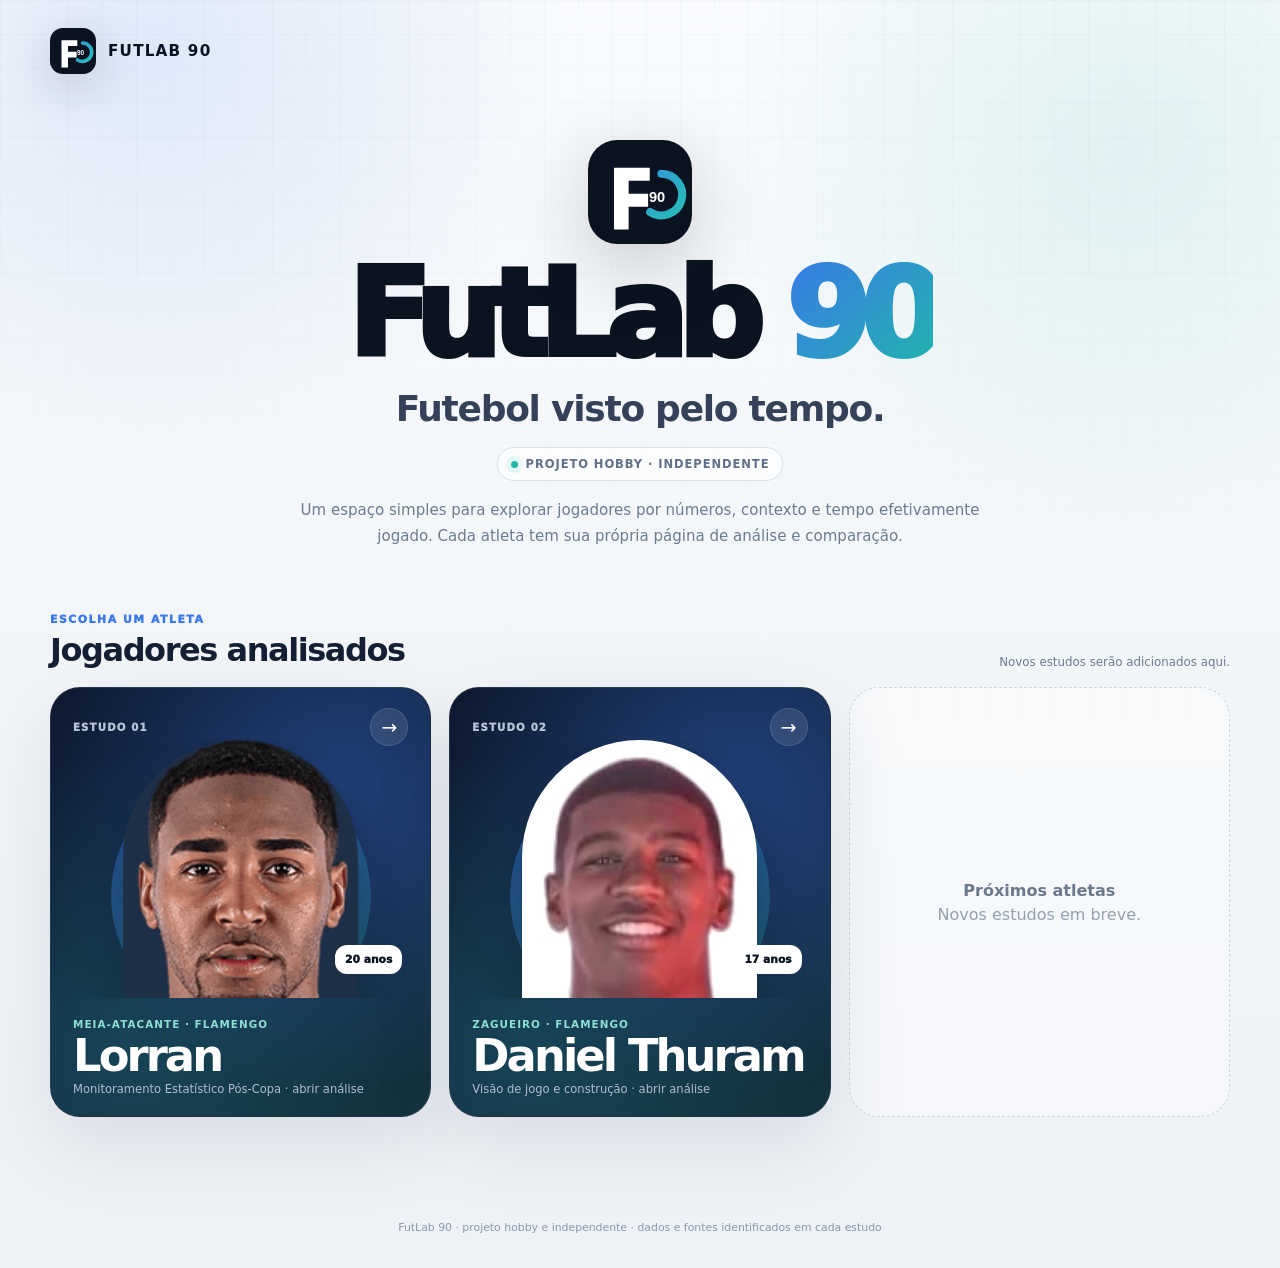
<file: index.html>
<!doctype html>
<html lang="pt-BR">
<head>
  <meta charset="utf-8">
  <meta name="viewport" content="width=device-width,initial-scale=1">
  <meta name="description" content="FutLab 90 — futebol visto pelo tempo. Projeto hobby independente de análise estatística de jogadores.">
  <meta name="theme-color" content="#0b1220">
  <title>FutLab 90 — Futebol visto pelo tempo</title>
  <meta property="og:title" content="FutLab 90 — Futebol visto pelo tempo">
  <meta property="og:description" content="Projeto hobby independente para explorar jogadores por dados, contexto e tempo de jogo.">
  <meta property="og:type" content="website">
  <link rel="icon" href="assets/futlab90-mark.svg" type="image/svg+xml">
  <style>
    :root{--bg:#eef2f6;--ink:#0b1220;--text:#152035;--muted:#6d7b90;--line:#d8e1ec;--blue:#3977ea;--teal:#22b7aa;--card:#fff;--shadow:0 26px 80px rgba(35,54,82,.12);--max:1180px}
    *{box-sizing:border-box}html,body{min-height:100%}body{margin:0;font-family:Inter,ui-sans-serif,system-ui,-apple-system,BlinkMacSystemFont,"Segoe UI",sans-serif;color:var(--text);background:radial-gradient(circle at 12% 4%,rgba(57,119,234,.13),transparent 26rem),radial-gradient(circle at 88% 12%,rgba(34,183,170,.11),transparent 25rem),linear-gradient(180deg,#f8fafc 0%,var(--bg) 100%);-webkit-font-smoothing:antialiased}body:before{content:"";position:fixed;inset:0;pointer-events:none;background-image:linear-gradient(rgba(45,69,104,.028) 1px,transparent 1px),linear-gradient(90deg,rgba(45,69,104,.028) 1px,transparent 1px);background-size:34px 34px;mask-image:linear-gradient(to bottom,#000,transparent 85%)}.shell{width:min(var(--max),calc(100% - 40px));margin:0 auto;position:relative;z-index:1}header{padding:28px 0}.mini-brand{display:flex;align-items:center;gap:12px;color:var(--ink);text-decoration:none;width:max-content}.mini-brand svg{width:46px;height:46px;filter:drop-shadow(0 12px 22px rgba(11,18,32,.18))}.mini-brand strong{font-size:.95rem;letter-spacing:.08em;text-transform:uppercase}main{padding:38px 0 80px}.hero{text-align:center;max-width:880px;margin:0 auto}.mark{width:104px;height:104px;margin:0 auto 20px;filter:drop-shadow(0 22px 38px rgba(11,18,32,.2))}.wordmark{font-size:clamp(4rem,10vw,7.6rem);line-height:.84;letter-spacing:-.085em;font-weight:950;color:var(--ink);margin:0}.wordmark span{background:linear-gradient(135deg,var(--blue),var(--teal));-webkit-background-clip:text;background-clip:text;color:transparent}.tagline{margin:22px 0 0;font-size:clamp(1.35rem,3vw,2.25rem);letter-spacing:-.035em;font-weight:800;color:#354158}.hobby{display:inline-flex;align-items:center;gap:8px;margin-top:18px;padding:9px 13px;border-radius:999px;border:1px solid #d7e0eb;background:rgba(255,255,255,.74);color:#617086;font-size:.72rem;font-weight:850;letter-spacing:.08em;text-transform:uppercase}.hobby:before{content:"";width:7px;height:7px;border-radius:50%;background:var(--teal);box-shadow:0 0 0 5px rgba(34,183,170,.1)}.intro{max-width:680px;margin:17px auto 0;color:var(--muted);font-size:.94rem;line-height:1.7}.players{margin-top:64px}.players-head{display:flex;align-items:end;justify-content:space-between;gap:20px;margin-bottom:18px}.players-head small{display:block;color:var(--blue);font-size:.68rem;font-weight:950;text-transform:uppercase;letter-spacing:.14em;margin-bottom:5px}.players-head h2{margin:0;font-size:2rem;letter-spacing:-.045em}.players-head span{color:var(--muted);font-size:.74rem}.grid{display:grid;grid-template-columns:repeat(3,minmax(0,1fr));gap:18px}.player-card{grid-column:span 1;position:relative;min-height:430px;border-radius:30px;overflow:hidden;text-decoration:none;color:#fff;background:linear-gradient(145deg,#0c172b,#142541 58%,#12333b);box-shadow:var(--shadow);border:1px solid rgba(255,255,255,.08);transition:transform .22s ease,box-shadow .22s ease}.player-card:hover{transform:translateY(-5px);box-shadow:0 34px 90px rgba(35,54,82,.2)}.player-card:before{content:"";position:absolute;inset:0;background:radial-gradient(circle at 74% 23%,rgba(57,119,234,.35),transparent 19rem),radial-gradient(circle at 20% 82%,rgba(34,183,170,.21),transparent 18rem)}.player-top{position:absolute;z-index:4;left:22px;right:22px;top:20px;display:flex;justify-content:space-between;align-items:center}.study{font-size:.64rem;font-weight:950;letter-spacing:.11em;text-transform:uppercase;color:#b7c5d8}.open{width:38px;height:38px;border-radius:50%;display:grid;place-items:center;background:rgba(255,255,255,.1);border:1px solid rgba(255,255,255,.13);font-size:1.2rem}.photo-stage{position:absolute;inset:52px 0 118px;display:grid;place-items:end center;overflow:hidden}.photo-stage:before{content:"";position:absolute;width:260px;height:260px;border-radius:50%;background:linear-gradient(145deg,rgba(57,119,234,.7),rgba(34,183,170,.4));filter:blur(.2px);opacity:.7;bottom:-28px}.photo{position:relative;z-index:2;width:235px;height:288px;object-fit:cover;object-position:center 10%;border-radius:118px 118px 32px 32px;filter:saturate(.92) contrast(1.03);box-shadow:0 24px 55px rgba(0,0,0,.3);background:#20324b}.age{position:absolute;z-index:3;right:28px;bottom:24px;background:white;color:var(--ink);font-size:.67rem;font-weight:950;padding:8px 10px;border-radius:12px}.player-info{position:absolute;z-index:4;left:22px;right:22px;bottom:20px}.player-info small{display:block;color:#8fded5;font-size:.65rem;font-weight:900;text-transform:uppercase;letter-spacing:.1em}.player-info h3{font-size:2.8rem;letter-spacing:-.065em;line-height:.9;margin:6px 0 6px}.player-info p{margin:0;color:#afbdd0;font-size:.72rem}.coming{min-height:430px;border:1px dashed #cbd6e3;border-radius:30px;display:grid;place-items:center;text-align:center;color:#94a0b1;background:rgba(255,255,255,.38)}.coming b{display:block;color:#6c798d;font-size:1rem;margin-bottom:5px}footer{padding:24px 0 34px;text-align:center;color:#8b98aa;font-size:.68rem}@media(max-width:900px){.grid{grid-template-columns:1fr 1fr}.player-card{grid-column:span 1}}@media(max-width:640px){.shell{width:min(100% - 24px,var(--max))}header{padding:18px 0}.mini-brand strong{font-size:.8rem}main{padding-top:28px}.mark{width:80px;height:80px}.wordmark{font-size:4.1rem}.tagline{font-size:1.4rem;margin-top:16px}.intro{font-size:.84rem}.players{margin-top:45px}.players-head{display:block}.players-head span{display:block;margin-top:5px}.grid{grid-template-columns:1fr}.player-card,.coming{min-height:410px}.photo{width:215px;height:267px}}
  </style>
</head>
<body>
<header><div class="shell"><a class="mini-brand" href="index.html" aria-label="FutLab 90"><svg viewBox="0 0 64 64" aria-hidden="true"><defs><linearGradient id="flg" x1="8" y1="8" x2="56" y2="56" gradientUnits="userSpaceOnUse"><stop stop-color="#3d7bf0"/><stop offset="1" stop-color="#25c2b4"/></linearGradient></defs><rect width="64" height="64" rx="18" fill="#0b1220"/><path d="M16 17h22v8H25v8h12v8H25v14h-9V17Z" fill="white"/><path d="M45.2 20.8a12.8 12.8 0 1 1-6.9 23.6" fill="none" stroke="url(#flg)" stroke-width="5" stroke-linecap="round"/><text x="42.5" y="38" fill="white" font-size="9" font-weight="900" text-anchor="middle" font-family="Arial,sans-serif">90</text></svg><strong>FutLab 90</strong></a></div></header>
<main><div class="shell"><section class="hero" aria-labelledby="titulo"><div class="mark"><svg viewBox="0 0 64 64" aria-hidden="true"><defs><linearGradient id="flg2" x1="8" y1="8" x2="56" y2="56" gradientUnits="userSpaceOnUse"><stop stop-color="#3d7bf0"/><stop offset="1" stop-color="#25c2b4"/></linearGradient></defs><rect width="64" height="64" rx="18" fill="#0b1220"/><path d="M16 17h22v8H25v8h12v8H25v14h-9V17Z" fill="white"/><path d="M45.2 20.8a12.8 12.8 0 1 1-6.9 23.6" fill="none" stroke="url(#flg2)" stroke-width="5" stroke-linecap="round"/><text x="42.5" y="38" fill="white" font-size="9" font-weight="900" text-anchor="middle" font-family="Arial,sans-serif">90</text></svg></div><h1 class="wordmark" id="titulo">FutLab <span>90</span></h1><p class="tagline">Futebol visto pelo tempo.</p><div class="hobby">Projeto hobby · independente</div><p class="intro">Um espaço simples para explorar jogadores por números, contexto e tempo efetivamente jogado. Cada atleta tem sua própria página de análise e comparação.</p></section>
<section class="players" aria-labelledby="jogadores"><div class="players-head"><div><small>Escolha um atleta</small><h2 id="jogadores">Jogadores analisados</h2></div><span>Novos estudos serão adicionados aqui.</span></div><div class="grid">
<a class="player-card" href="jogadores/lorran/" aria-label="Abrir análise de Lorran"><div class="player-top"><span class="study">Estudo 01</span><span class="open">→</span></div><div class="photo-stage"><img class="photo" src="assets/lorran.png" alt="Lorran" loading="eager"><span class="age">20 anos</span></div><div class="player-info"><small>Meia-atacante · Flamengo</small><h3>Lorran</h3><p>Monitoramento Estatístico Pós-Copa · abrir análise</p></div></a>
<a class="player-card" href="jogadores/daniel-thuram/" aria-label="Abrir análise de Daniel Thuram"><div class="player-top"><span class="study">Estudo 02</span><span class="open">→</span></div><div class="photo-stage"><img class="photo" src="assets/daniel-thuram.webp" onerror="this.onerror=null;this.src='assets/daniel-thuram.svg'" alt="Daniel Thuram" loading="lazy"><span class="age">17 anos</span></div><div class="player-info"><small>Zagueiro · Flamengo</small><h3>Daniel Thuram</h3><p>Visão de jogo e construção · abrir análise</p></div></a>
<div class="coming"><div><b>Próximos atletas</b><span>Novos estudos em breve.</span></div></div></div></section></div></main><footer><div class="shell">FutLab 90 · projeto hobby e independente · dados e fontes identificados em cada estudo</div></footer></body></html>
</file>
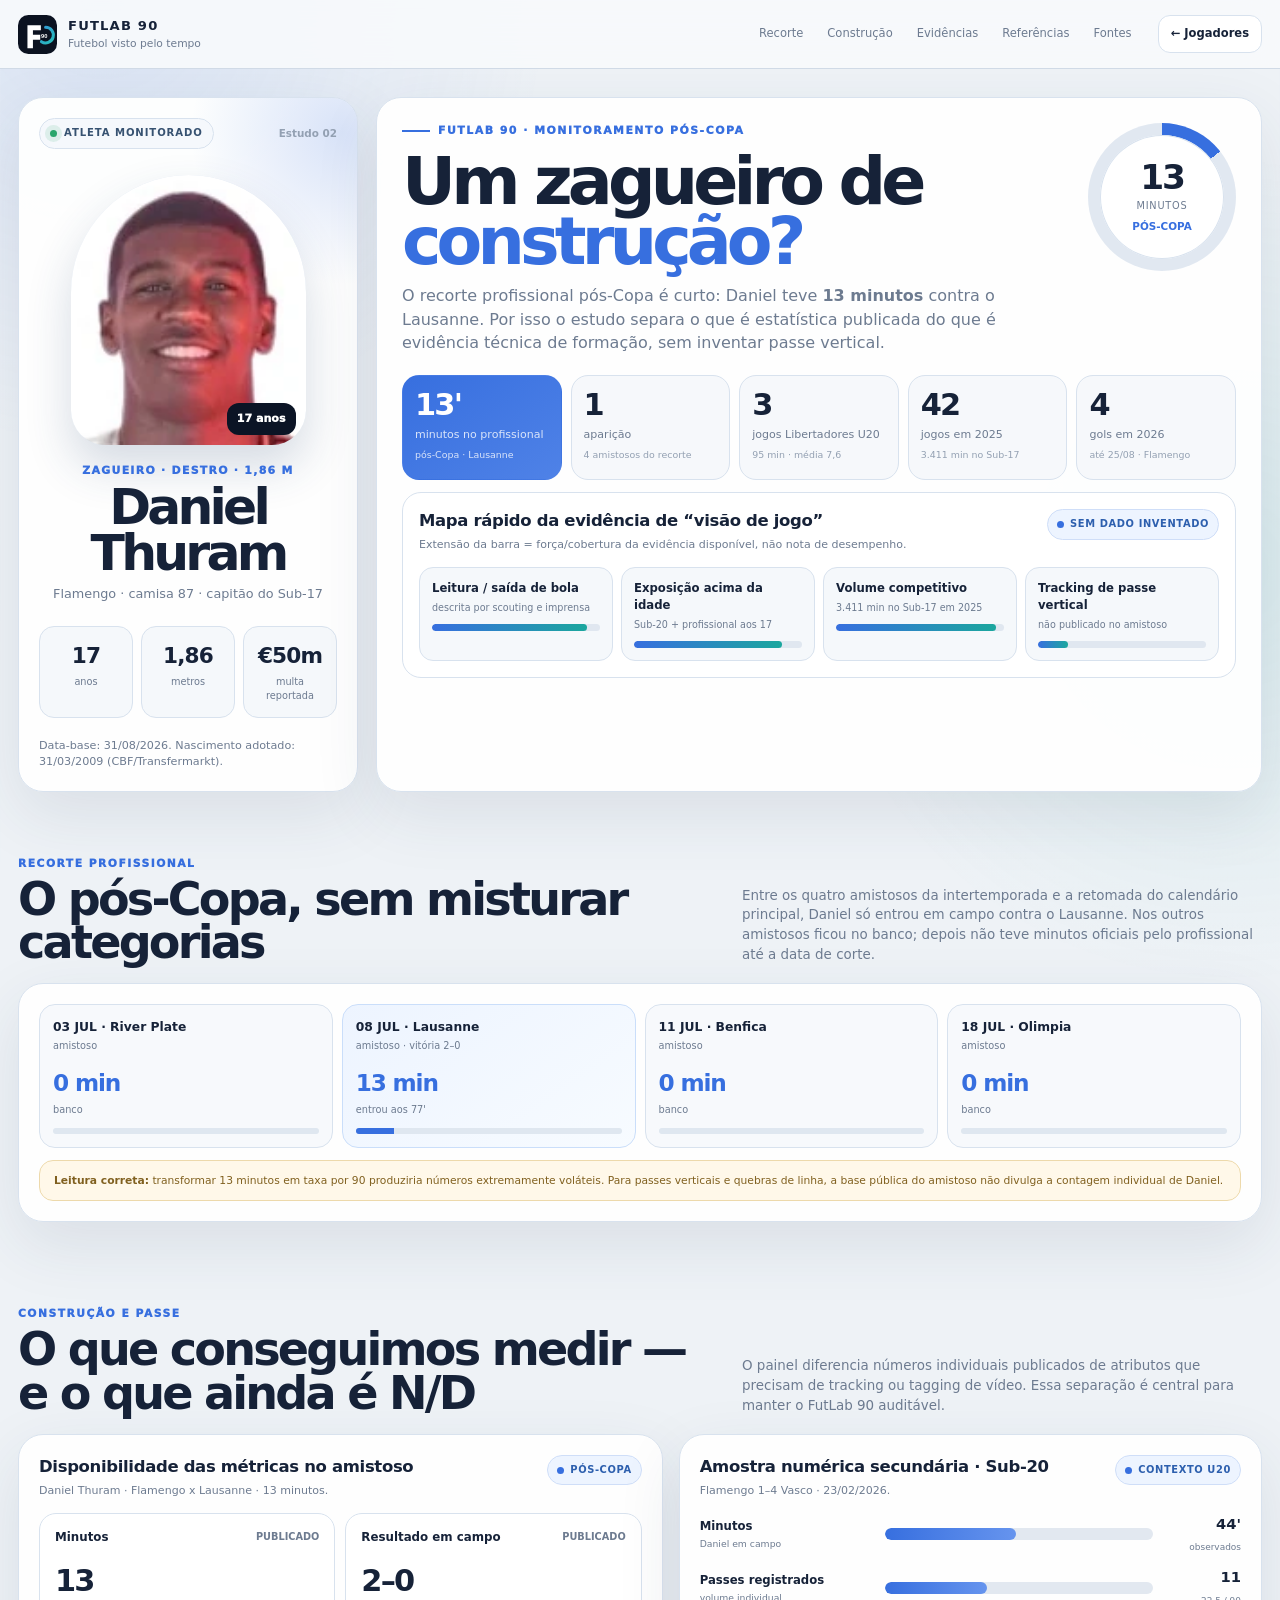
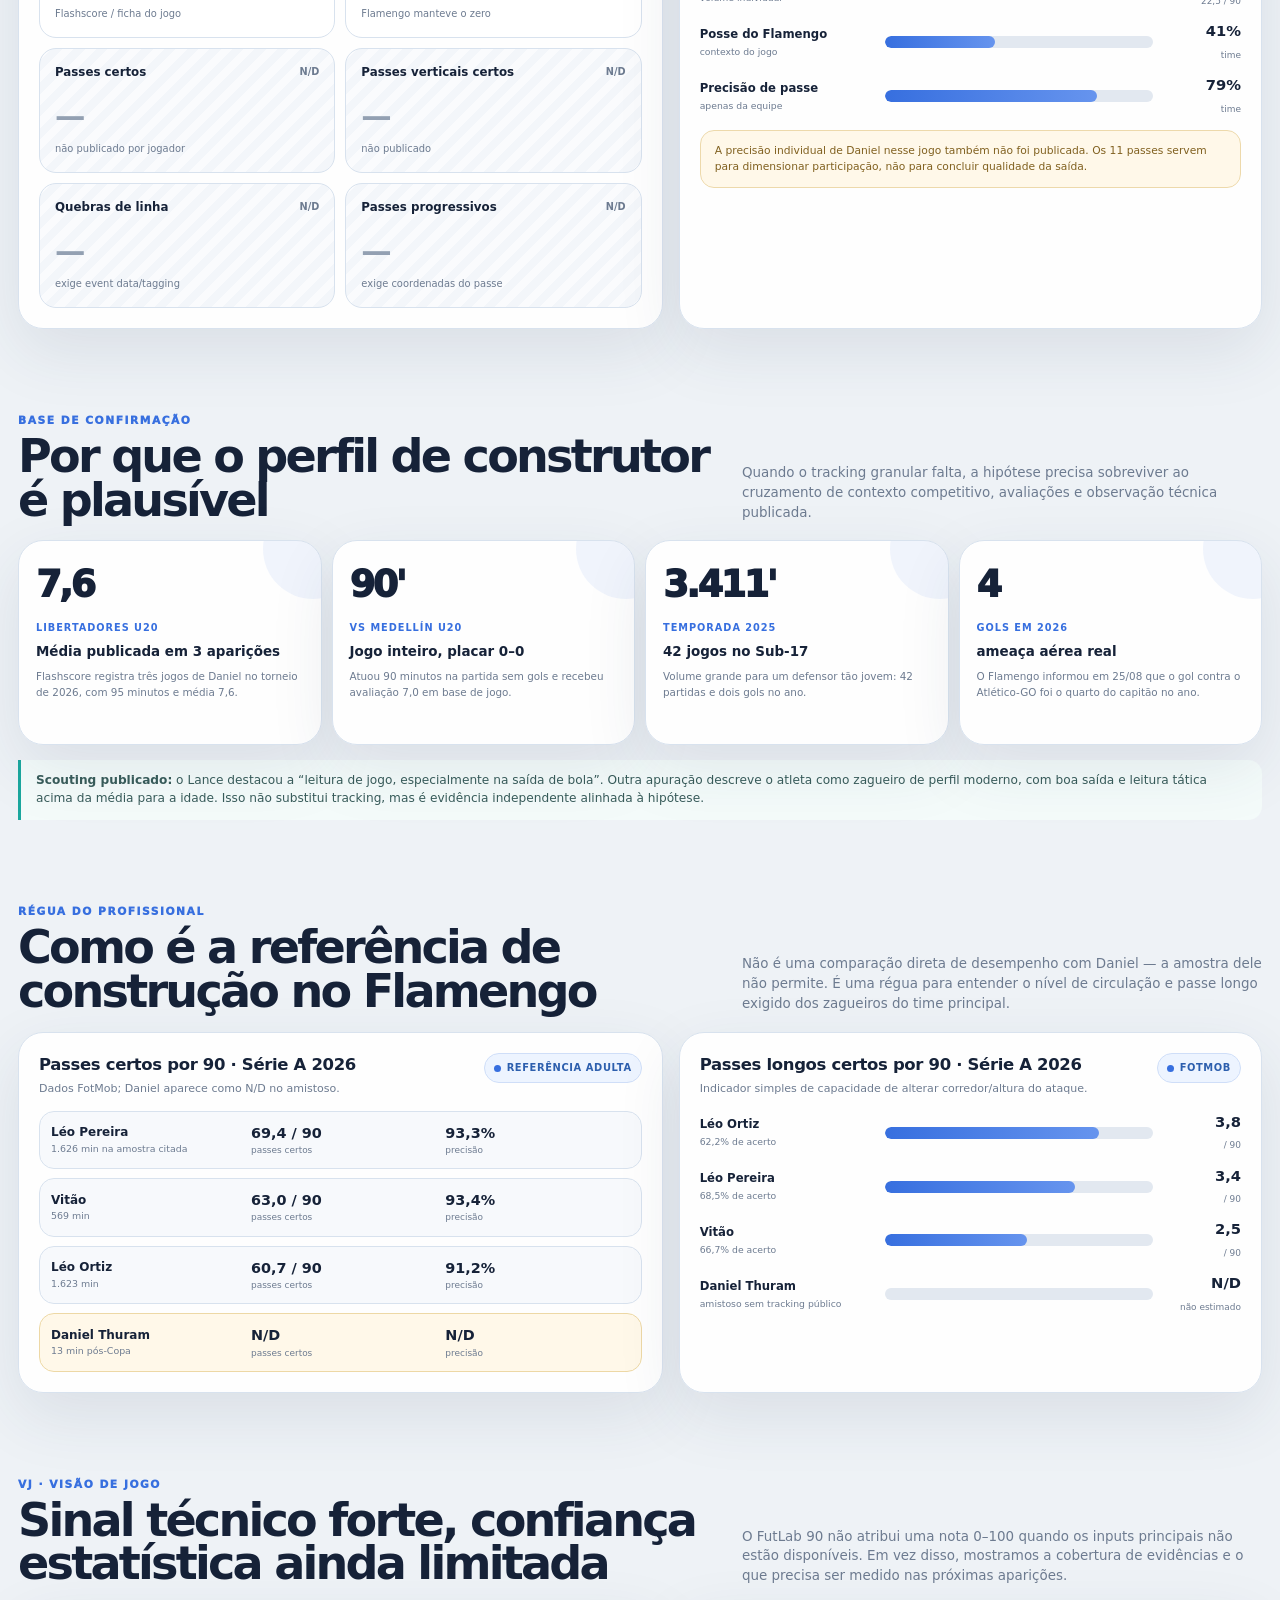
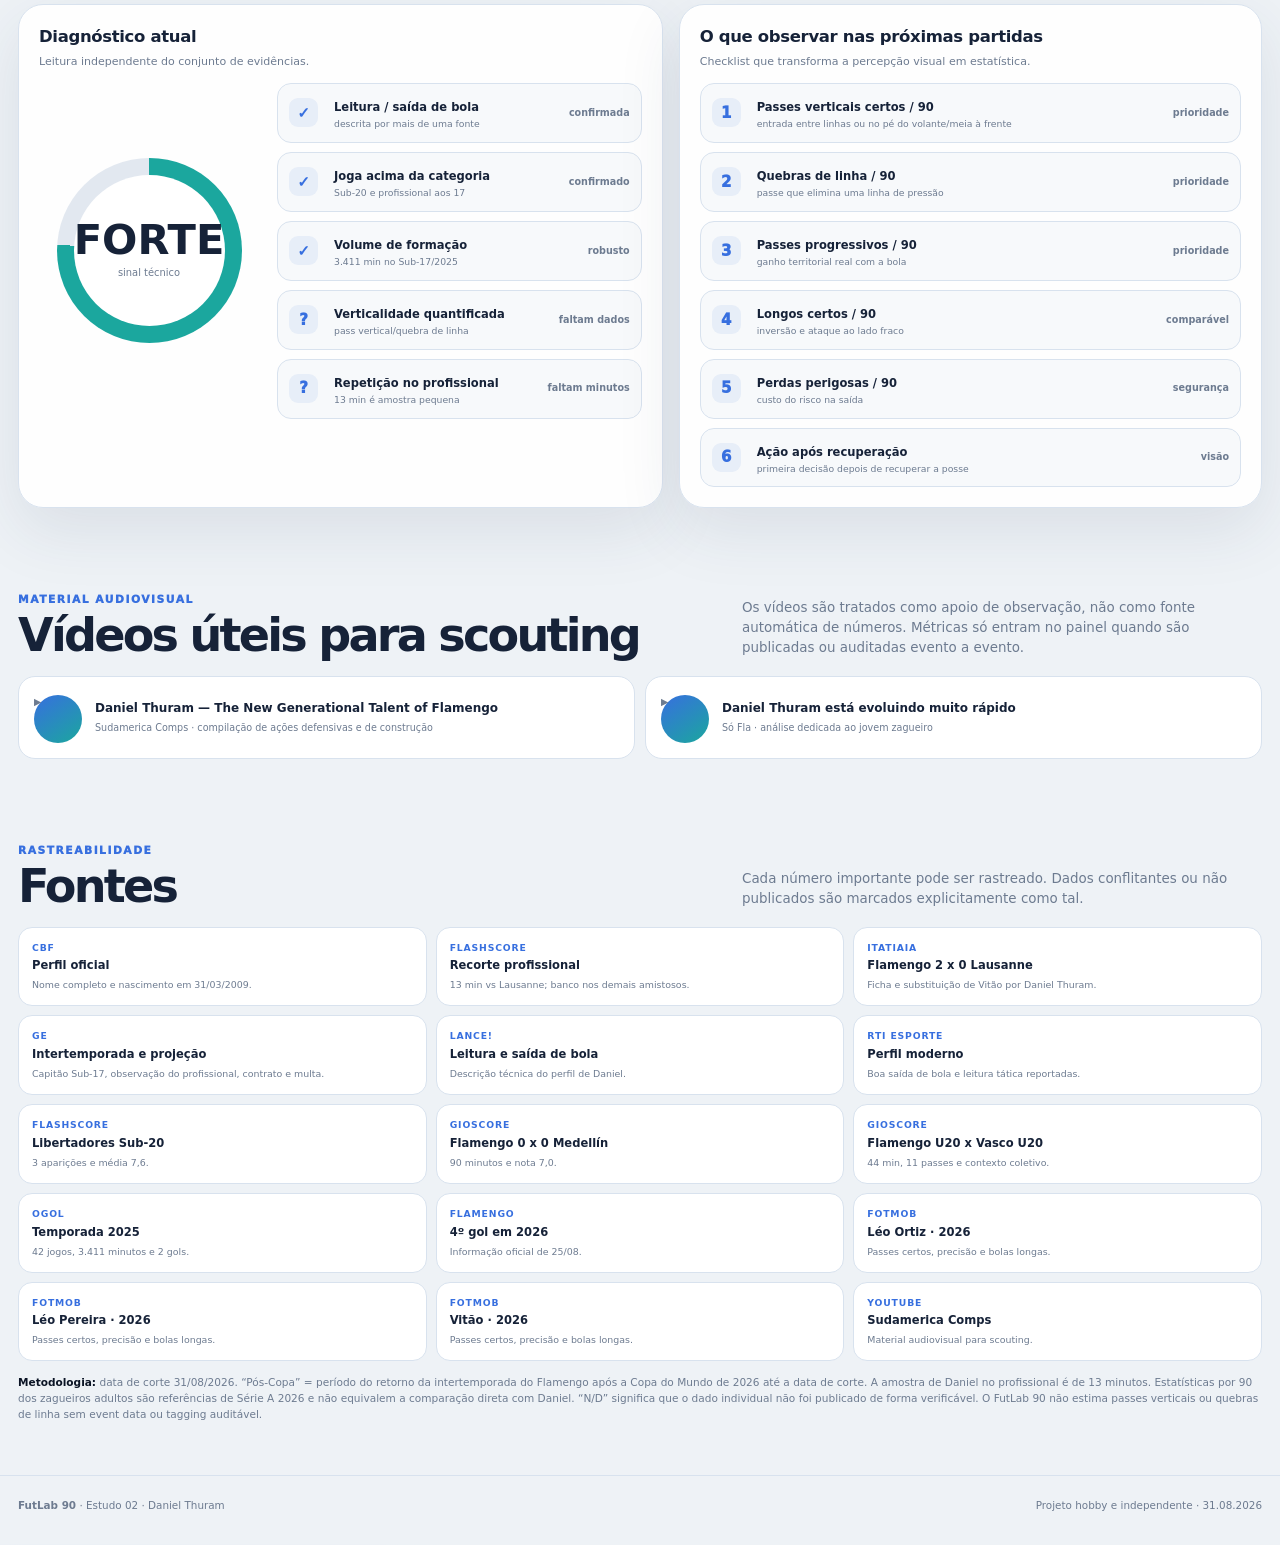
<file: jogadores/daniel-thuram/index.html>
<!doctype html><html lang="pt-BR"><head><meta charset="utf-8"><meta name="viewport" content="width=device-width,initial-scale=1"><meta name="description" content="FutLab 90 — Estudo 02: Daniel Thuram. Visão de jogo, saída de bola e evidências estatísticas do zagueiro de 17 anos do Flamengo."><meta name="theme-color" content="#eef2f6"><title>FutLab 90 — Daniel Thuram | Estudo 02</title><link rel="icon" href="../../assets/futlab90-mark.svg" type="image/svg+xml"><link rel="stylesheet" href="/jogadores/daniel-thuram/style.css"></head><body>
<header class="top"><div class="shell topin"><a class="brand" href="../../"><img src="../../assets/futlab90-mark.svg" alt=""><div><strong>FutLab 90</strong><span>Futebol visto pelo tempo</span></div></a><nav class="nav"><a href="#recorte">Recorte</a><a href="#construcao">Construção</a><a href="#evidencias">Evidências</a><a href="#referencias">Referências</a><a href="#fontes">Fontes</a></nav><a class="homebtn" href="../../">← Jogadores</a></div></header>
<main>
<section class="hero"><div class="shell heroGrid">
<aside class="card profile reveal"><div class="status"><span class="pill"><i></i> atleta monitorado</span><span class="study">Estudo 02</span></div><div class="portrait"><img src="/assets/daniel-thuram.webp" onerror="this.onerror=null;this.src='/assets/daniel-thuram.svg'" alt="Daniel Thuram"><span class="age">17 anos</span></div><div class="profileName"><small>Zagueiro · destro · 1,86 m</small><h2>Daniel Thuram</h2><p>Flamengo · camisa 87 · capitão do Sub-17</p></div><div class="facts"><div class="fact"><strong>17</strong><span>anos</span></div><div class="fact"><strong>1,86</strong><span>metros</span></div><div class="fact"><strong>€50m</strong><span>multa reportada</span></div></div><div class="profileFoot"><p>Data-base: 31/08/2026. Nascimento adotado: 31/03/2009 (CBF/Transfermarkt).</p></div></aside>
<article class="card dashboard reveal"><div class="heroHead"><div><div class="eyebrow">FutLab 90 · Monitoramento pós-Copa</div><h1>Um zagueiro de <span>construção?</span></h1><p class="sub">O recorte profissional pós-Copa é curto: Daniel teve <b>13 minutos</b> contra o Lausanne. Por isso o estudo separa o que é estatística publicada do que é evidência técnica de formação, sem inventar passe vertical.</p></div><div class="ruler"><div><strong>13</strong><span>minutos</span><b>PÓS-COPA</b></div></div></div>
<div class="kpis"><div class="kpi primary"><strong>13'</strong><span>minutos no profissional</span><small>pós-Copa · Lausanne</small></div><div class="kpi"><strong>1</strong><span>aparição</span><small>4 amistosos do recorte</small></div><div class="kpi"><strong>3</strong><span>jogos Libertadores U20</span><small>95 min · média 7,6</small></div><div class="kpi"><strong>42</strong><span>jogos em 2025</span><small>3.411 min no Sub-17</small></div><div class="kpi"><strong>4</strong><span>gols em 2026</span><small>até 25/08 · Flamengo</small></div></div>
<div class="heroEvidence"><div class="chartHead"><div><h3>Mapa rápido da evidência de “visão de jogo”</h3><p>Extensão da barra = força/cobertura da evidência disponível, não nota de desempenho.</p></div><span class="chip">sem dado inventado</span></div><div class="signalGrid"><div class="signal"><b>Leitura / saída de bola</b><span>descrita por scouting e imprensa</span><div class="meter"><i style="width:92%"></i></div></div><div class="signal"><b>Exposição acima da idade</b><span>Sub-20 + profissional aos 17</span><div class="meter"><i style="width:88%"></i></div></div><div class="signal"><b>Volume competitivo</b><span>3.411 min no Sub-17 em 2025</span><div class="meter"><i style="width:95%"></i></div></div><div class="signal"><b>Tracking de passe vertical</b><span>não publicado no amistoso</span><div class="meter"><i style="width:18%"></i></div></div></div></div>
</article></div></section>
<section id="recorte"><div class="shell"><div class="sectionHead reveal"><div><small>Recorte profissional</small><h2>O pós-Copa, sem misturar categorias</h2></div><p>Entre os quatro amistosos da intertemporada e a retomada do calendário principal, Daniel só entrou em campo contra o Lausanne. Nos outros amistosos ficou no banco; depois não teve minutos oficiais pelo profissional até a data de corte.</p></div><article class="card chartCard reveal"><div class="timeline"><div class="match"><b>03 JUL · River Plate</b><span>amistoso</span><strong>0 min</strong><span>banco</span><i></i></div><div class="match played"><b>08 JUL · Lausanne</b><span>amistoso · vitória 2–0</span><strong>13 min</strong><span>entrou aos 77'</span><i></i></div><div class="match"><b>11 JUL · Benfica</b><span>amistoso</span><strong>0 min</strong><span>banco</span><i></i></div><div class="match"><b>18 JUL · Olimpia</b><span>amistoso</span><strong>0 min</strong><span>banco</span><i></i></div></div><div class="note"><b>Leitura correta:</b> transformar 13 minutos em taxa por 90 produziria números extremamente voláteis. Para passes verticais e quebras de linha, a base pública do amistoso não divulga a contagem individual de Daniel.</div></article></div></section>
<section id="construcao"><div class="shell"><div class="sectionHead reveal"><div><small>Construção e passe</small><h2>O que conseguimos medir — e o que ainda é N/D</h2></div><p>O painel diferencia números individuais publicados de atributos que precisam de tracking ou tagging de vídeo. Essa separação é central para manter o FutLab 90 auditável.</p></div><div class="grid2"><article class="card chartCard reveal"><div class="chartHead"><div><h3>Disponibilidade das métricas no amistoso</h3><p>Daniel Thuram · Flamengo x Lausanne · 13 minutos.</p></div><span class="chip">pós-Copa</span></div><div class="coverage"><div class="cover"><div class="topline"><b>Minutos</b><em>PUBLICADO</em></div><strong>13</strong><span>Flashscore / ficha do jogo</span></div><div class="cover"><div class="topline"><b>Resultado em campo</b><em>PUBLICADO</em></div><strong>2–0</strong><span>Flamengo manteve o zero</span></div><div class="cover nd"><div class="topline"><b>Passes certos</b><em>N/D</em></div><strong>—</strong><span>não publicado por jogador</span></div><div class="cover nd"><div class="topline"><b>Passes verticais certos</b><em>N/D</em></div><strong>—</strong><span>não publicado</span></div><div class="cover nd"><div class="topline"><b>Quebras de linha</b><em>N/D</em></div><strong>—</strong><span>exige event data/tagging</span></div><div class="cover nd"><div class="topline"><b>Passes progressivos</b><em>N/D</em></div><strong>—</strong><span>exige coordenadas do passe</span></div></div></article>
<article class="card chartCard reveal"><div class="chartHead"><div><h3>Amostra numérica secundária · Sub-20</h3><p>Flamengo 1–4 Vasco · 23/02/2026.</p></div><span class="chip">contexto U20</span></div><div class="bars"><div class="barrow"><div class="barcopy"><b>Minutos</b><span>Daniel em campo</span></div><div class="track"><i style="width:49%"></i></div><div class="value"><strong>44'</strong><span>observados</span></div></div><div class="barrow"><div class="barcopy"><b>Passes registrados</b><span>volume individual</span></div><div class="track"><i style="width:38%"></i></div><div class="value"><strong>11</strong><span>22,5 / 90</span></div></div><div class="barrow"><div class="barcopy"><b>Posse do Flamengo</b><span>contexto do jogo</span></div><div class="track"><i style="width:41%"></i></div><div class="value"><strong>41%</strong><span>time</span></div></div><div class="barrow"><div class="barcopy"><b>Precisão de passe</b><span>apenas da equipe</span></div><div class="track"><i style="width:79%"></i></div><div class="value"><strong>79%</strong><span>time</span></div></div></div><div class="note">A precisão individual de Daniel nesse jogo também não foi publicada. Os 11 passes servem para dimensionar participação, não para concluir qualidade da saída.</div></article></div></div></section>
<section id="evidencias"><div class="shell"><div class="sectionHead reveal"><div><small>Base de confirmação</small><h2>Por que o perfil de construtor é plausível</h2></div><p>Quando o tracking granular falta, a hipótese precisa sobreviver ao cruzamento de contexto competitivo, avaliações e observação técnica publicada.</p></div><div class="evidenceGrid"><article class="card evidence reveal"><div class="num">7,6</div><small>Libertadores U20</small><b>Média publicada em 3 aparições</b><p>Flashscore registra três jogos de Daniel no torneio de 2026, com 95 minutos e média 7,6.</p></article><article class="card evidence reveal"><div class="num">90'</div><small>vs Medellín U20</small><b>Jogo inteiro, placar 0–0</b><p>Atuou 90 minutos na partida sem gols e recebeu avaliação 7,0 em base de jogo.</p></article><article class="card evidence reveal"><div class="num">3.411'</div><small>temporada 2025</small><b>42 jogos no Sub-17</b><p>Volume grande para um defensor tão jovem: 42 partidas e dois gols no ano.</p></article><article class="card evidence reveal"><div class="num">4</div><small>gols em 2026</small><b>ameaça aérea real</b><p>O Flamengo informou em 25/08 que o gol contra o Atlético-GO foi o quarto do capitão no ano.</p></article></div><div class="quote reveal"><b>Scouting publicado:</b> o Lance destacou a “leitura de jogo, especialmente na saída de bola”. Outra apuração descreve o atleta como zagueiro de perfil moderno, com boa saída e leitura tática acima da média para a idade. Isso não substitui tracking, mas é evidência independente alinhada à hipótese.</div></div></section>
<section id="referencias"><div class="shell"><div class="sectionHead reveal"><div><small>Régua do profissional</small><h2>Como é a referência de construção no Flamengo</h2></div><p>Não é uma comparação direta de desempenho com Daniel — a amostra dele não permite. É uma régua para entender o nível de circulação e passe longo exigido dos zagueiros do time principal.</p></div><div class="grid2"><article class="card chartCard reveal"><div class="chartHead"><div><h3>Passes certos por 90 · Série A 2026</h3><p>Dados FotMob; Daniel aparece como N/D no amistoso.</p></div><span class="chip">referência adulta</span></div><div class="refTable"><div class="refRow"><div class="refName"><b>Léo Pereira</b><span>1.626 min na amostra citada</span></div><div class="miniMetric"><b>69,4 / 90</b><span>passes certos</span></div><div class="miniMetric"><b>93,3%</b><span>precisão</span></div></div><div class="refRow"><div class="refName"><b>Vitão</b><span>569 min</span></div><div class="miniMetric"><b>63,0 / 90</b><span>passes certos</span></div><div class="miniMetric"><b>93,4%</b><span>precisão</span></div></div><div class="refRow"><div class="refName"><b>Léo Ortiz</b><span>1.623 min</span></div><div class="miniMetric"><b>60,7 / 90</b><span>passes certos</span></div><div class="miniMetric"><b>91,2%</b><span>precisão</span></div></div><div class="refRow daniel"><div class="refName"><b>Daniel Thuram</b><span>13 min pós-Copa</span></div><div class="miniMetric"><b>N/D</b><span>passes certos</span></div><div class="miniMetric"><b>N/D</b><span>precisão</span></div></div></div></article>
<article class="card chartCard reveal"><div class="chartHead"><div><h3>Passes longos certos por 90 · Série A 2026</h3><p>Indicador simples de capacidade de alterar corredor/altura do ataque.</p></div><span class="chip">FotMob</span></div><div class="bars"><div class="barrow"><div class="barcopy"><b>Léo Ortiz</b><span>62,2% de acerto</span></div><div class="track"><i style="width:80%"></i></div><div class="value"><strong>3,8</strong><span>/ 90</span></div></div><div class="barrow"><div class="barcopy"><b>Léo Pereira</b><span>68,5% de acerto</span></div><div class="track"><i style="width:71%"></i></div><div class="value"><strong>3,4</strong><span>/ 90</span></div></div><div class="barrow"><div class="barcopy"><b>Vitão</b><span>66,7% de acerto</span></div><div class="track"><i style="width:53%"></i></div><div class="value"><strong>2,5</strong><span>/ 90</span></div></div><div class="barrow"><div class="barcopy"><b>Daniel Thuram</b><span>amistoso sem tracking público</span></div><div class="track"><i style="width:0"></i></div><div class="value"><strong>N/D</strong><span>não estimado</span></div></div></div></article></div></div></section>
<section><div class="shell"><div class="sectionHead reveal"><div><small>VJ · Visão de Jogo</small><h2>Sinal técnico forte, confiança estatística ainda limitada</h2></div><p>O FutLab 90 não atribui uma nota 0–100 quando os inputs principais não estão disponíveis. Em vez disso, mostramos a cobertura de evidências e o que precisa ser medido nas próximas aparições.</p></div><div class="grid2"><article class="card chartCard reveal"><div class="chartHead"><div><h3>Diagnóstico atual</h3><p>Leitura independente do conjunto de evidências.</p></div></div><div class="goals"><div class="donut" style="--p:76"><div><strong>FORTE</strong><span>sinal técnico</span></div></div><div><div class="checklist"><div class="check"><i>✓</i><div><b>Leitura / saída de bola</b><span>descrita por mais de uma fonte</span></div><em>confirmada</em></div><div class="check"><i>✓</i><div><b>Joga acima da categoria</b><span>Sub-20 e profissional aos 17</span></div><em>confirmado</em></div><div class="check"><i>✓</i><div><b>Volume de formação</b><span>3.411 min no Sub-17/2025</span></div><em>robusto</em></div><div class="check"><i>?</i><div><b>Verticalidade quantificada</b><span>pass vertical/quebra de linha</span></div><em>faltam dados</em></div><div class="check"><i>?</i><div><b>Repetição no profissional</b><span>13 min é amostra pequena</span></div><em>faltam minutos</em></div></div></div></div></article>
<article class="card chartCard reveal"><div class="chartHead"><div><h3>O que observar nas próximas partidas</h3><p>Checklist que transforma a percepção visual em estatística.</p></div></div><div class="checklist"><div class="check"><i>1</i><div><b>Passes verticais certos / 90</b><span>entrada entre linhas ou no pé do volante/meia à frente</span></div><em>prioridade</em></div><div class="check"><i>2</i><div><b>Quebras de linha / 90</b><span>passe que elimina uma linha de pressão</span></div><em>prioridade</em></div><div class="check"><i>3</i><div><b>Passes progressivos / 90</b><span>ganho territorial real com a bola</span></div><em>prioridade</em></div><div class="check"><i>4</i><div><b>Longos certos / 90</b><span>inversão e ataque ao lado fraco</span></div><em>comparável</em></div><div class="check"><i>5</i><div><b>Perdas perigosas / 90</b><span>custo do risco na saída</span></div><em>segurança</em></div><div class="check"><i>6</i><div><b>Ação após recuperação</b><span>primeira decisão depois de recuperar a posse</span></div><em>visão</em></div></div></article></div></div></section>
<section><div class="shell"><div class="sectionHead reveal"><div><small>Material audiovisual</small><h2>Vídeos úteis para scouting</h2></div><p>Os vídeos são tratados como apoio de observação, não como fonte automática de números. Métricas só entram no painel quando são publicadas ou auditadas evento a evento.</p></div><div class="videoGrid reveal"><a class="videoCard" href="https://www.youtube.com/watch?v=qIunXgoVu8s" target="_blank" rel="noopener"><span class="play">▶</span><div><b>Daniel Thuram — The New Generational Talent of Flamengo</b><span>Sudamerica Comps · compilação de ações defensivas e de construção</span></div></a><a class="videoCard" href="https://www.youtube.com/watch?v=5O9oHXUNaRY" target="_blank" rel="noopener"><span class="play">▶</span><div><b>Daniel Thuram está evoluindo muito rápido</b><span>Só Fla · análise dedicada ao jovem zagueiro</span></div></a></div></div></section>
<section id="fontes"><div class="shell"><div class="sectionHead reveal"><div><small>Rastreabilidade</small><h2>Fontes</h2></div><p>Cada número importante pode ser rastreado. Dados conflitantes ou não publicados são marcados explicitamente como tal.</p></div><div class="sources reveal">
<a class="source" href="https://www.cbf.com.br/futebol-brasileiro/atletas/campeonato-brasileiro/sub-20/2026/718394" target="_blank" rel="noopener"><small>CBF</small><b>Perfil oficial</b><span>Nome completo e nascimento em 31/03/2009.</span></a>
<a class="source" href="https://www.flashscore.com.br/jogador/daniel-thuram-marinho/212SZlZH/" target="_blank" rel="noopener"><small>Flashscore</small><b>Recorte profissional</b><span>13 min vs Lausanne; banco nos demais amistosos.</span></a>
<a class="source" href="https://www.itatiaia.com.br/esportes/futebol/futebol-nacional/futebol-carioca/flamengo/flamengo-roda-o-elenco-mas-vence-o-lausanne-sport-na-intertemporada/" target="_blank" rel="noopener"><small>Itatiaia</small><b>Flamengo 2 x 0 Lausanne</b><span>Ficha e substituição de Vitão por Daniel Thuram.</span></a>
<a class="source" href="https://ge.globo.com/futebol/times/flamengo/noticia/2026/06/27/quem-sao-os-jovens-da-base-que-vao-para-portugal-e-podem-aproveitar-para-conquistar-jardim-no-flamengo.ghtml" target="_blank" rel="noopener"><small>ge</small><b>Intertemporada e projeção</b><span>Capitão Sub-17, observação do profissional, contrato e multa.</span></a>
<a class="source" href="https://www.lance.com.br/flamengo/flamengo-decide-vaga-para-a-final-da-libertadores-sub-20-veja-os-destaques.html/" target="_blank" rel="noopener"><small>Lance!</small><b>Leitura e saída de bola</b><span>Descrição técnica do perfil de Daniel.</span></a>
<a class="source" href="https://rtiesporte.com.br/flamengo-daniel-thuram-contrato-multa-rescisoria/" target="_blank" rel="noopener"><small>RTI Esporte</small><b>Perfil moderno</b><span>Boa saída de bola e leitura tática reportadas.</span></a>
<a class="source" href="https://www.flashscore.com.br/jogador/daniel-thuram-marinho/212SZlZH/" target="_blank" rel="noopener"><small>Flashscore</small><b>Libertadores Sub-20</b><span>3 aparições e média 7,6.</span></a>
<a class="source" href="https://gioscore.com/es/futbol/partido/flamengo-rj-u20-medellin-u20/19677320" target="_blank" rel="noopener"><small>GioScore</small><b>Flamengo 0 x 0 Medellín</b><span>90 minutos e nota 7,0.</span></a>
<a class="source" href="https://gioscore.com/pt/futebol/partida/flamengo-rj-u20-vasco-da-gama-u20/19679340" target="_blank" rel="noopener"><small>GioScore</small><b>Flamengo U20 x Vasco U20</b><span>44 min, 11 passes e contexto coletivo.</span></a>
<a class="source" href="https://www.ogol.com.br/jogador/daniel-thuram/1172499?epoca_id=154" target="_blank" rel="noopener"><small>oGol</small><b>Temporada 2025</b><span>42 jogos, 3.411 minutos e 2 gols.</span></a>
<a class="source" href="https://www.flamengo.com.br/noticias/futebol-de-base/flamengo-goleia-atletico-go-e-chega-a-nove-jogos-invictos-no-brasileiro-sub-17" target="_blank" rel="noopener"><small>Flamengo</small><b>4º gol em 2026</b><span>Informação oficial de 25/08.</span></a>
<a class="source" href="https://www.fotmob.com/players/845976" target="_blank" rel="noopener"><small>FotMob</small><b>Léo Ortiz · 2026</b><span>Passes certos, precisão e bolas longas.</span></a>
<a class="source" href="https://www.fotmob.com/pt-BR/players/523801/leo-pereira" target="_blank" rel="noopener"><small>FotMob</small><b>Léo Pereira · 2026</b><span>Passes certos, precisão e bolas longas.</span></a>
<a class="source" href="https://www.fotmob.com/players/834240" target="_blank" rel="noopener"><small>FotMob</small><b>Vitão · 2026</b><span>Passes certos, precisão e bolas longas.</span></a>
<a class="source" href="https://www.youtube.com/watch?v=qIunXgoVu8s" target="_blank" rel="noopener"><small>YouTube</small><b>Sudamerica Comps</b><span>Material audiovisual para scouting.</span></a>
</div><p class="method reveal"><b>Metodologia:</b> data de corte 31/08/2026. “Pós-Copa” = período do retorno da intertemporada do Flamengo após a Copa do Mundo de 2026 até a data de corte. A amostra de Daniel no profissional é de 13 minutos. Estatísticas por 90 dos zagueiros adultos são referências de Série A 2026 e não equivalem a comparação direta com Daniel. “N/D” significa que o dado individual não foi publicado de forma verificável. O FutLab 90 não estima passes verticais ou quebras de linha sem event data ou tagging auditável.</p></div></section>
</main><footer><div class="shell foot"><span><b>FutLab 90</b> · Estudo 02 · Daniel Thuram</span><span>Projeto hobby e independente · 31.08.2026</span></div></footer><script src="/jogadores/daniel-thuram/app.js"></script></body></html>
</file>
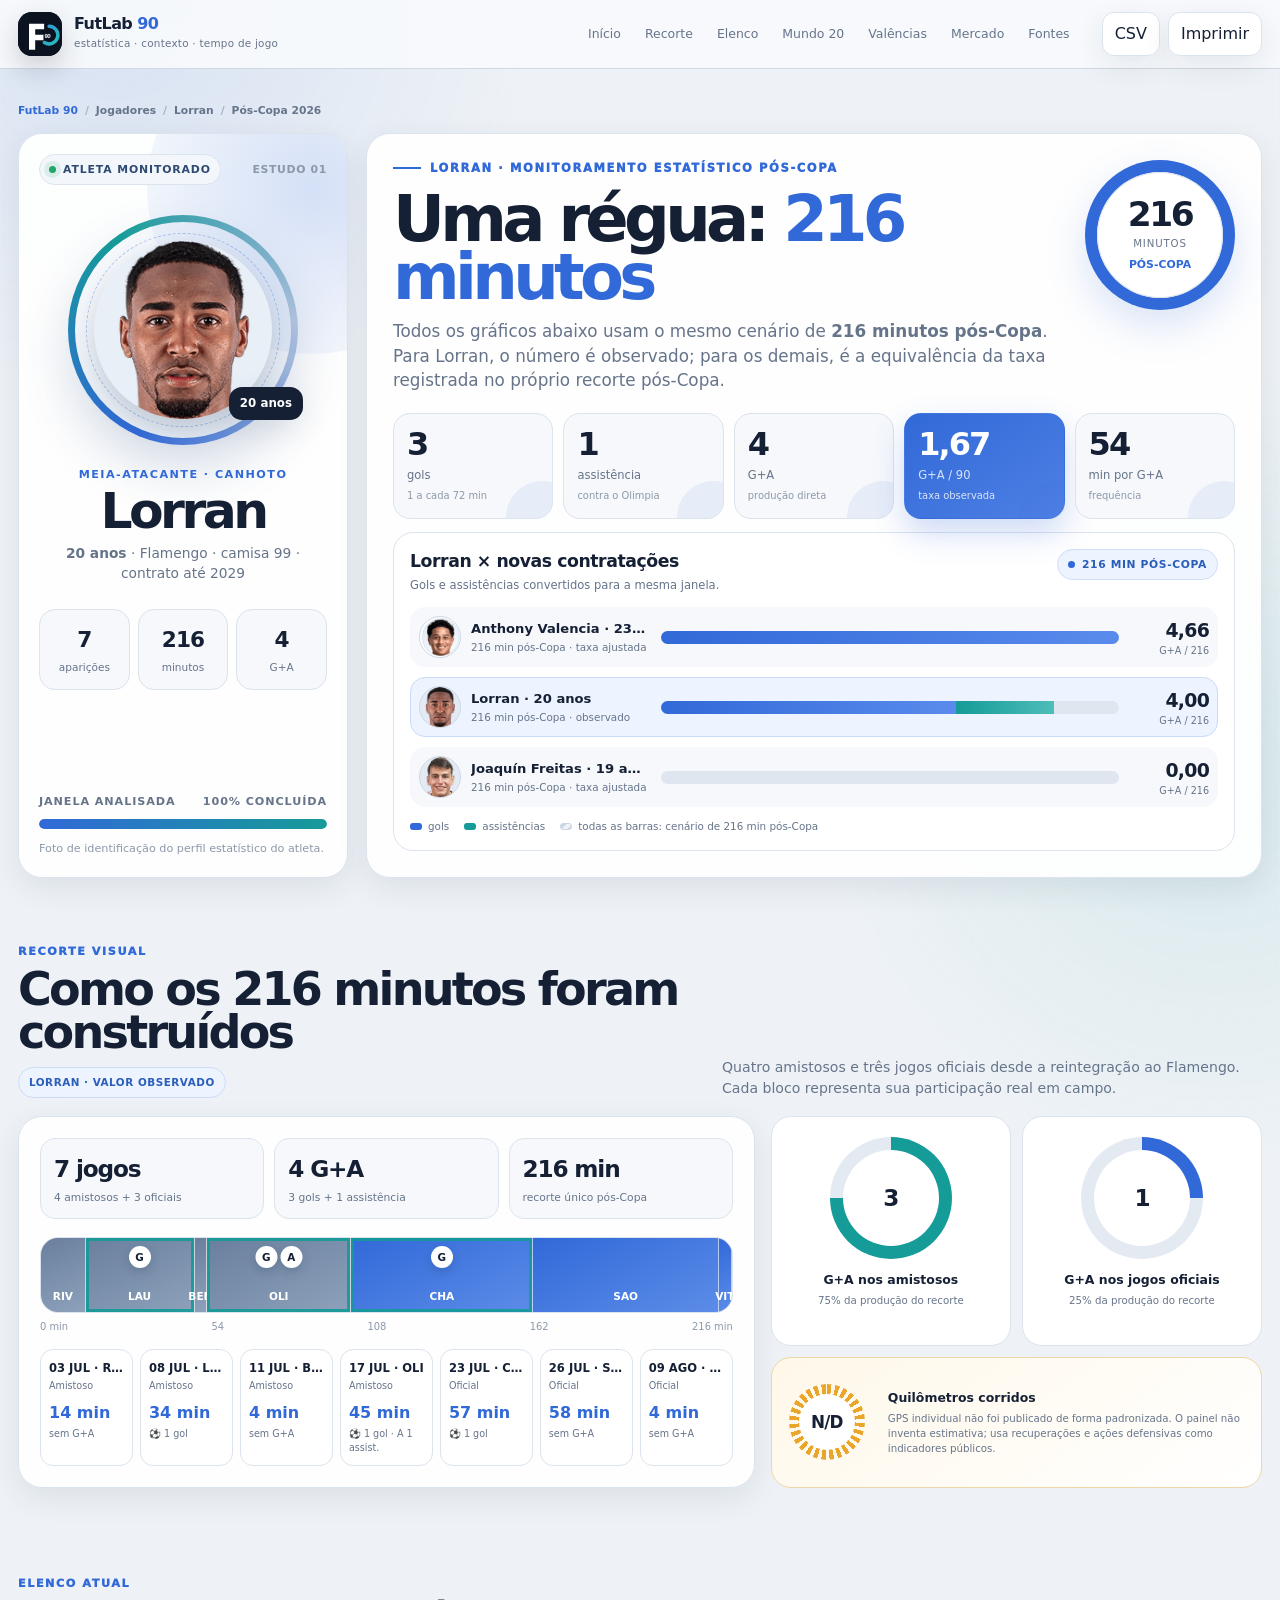
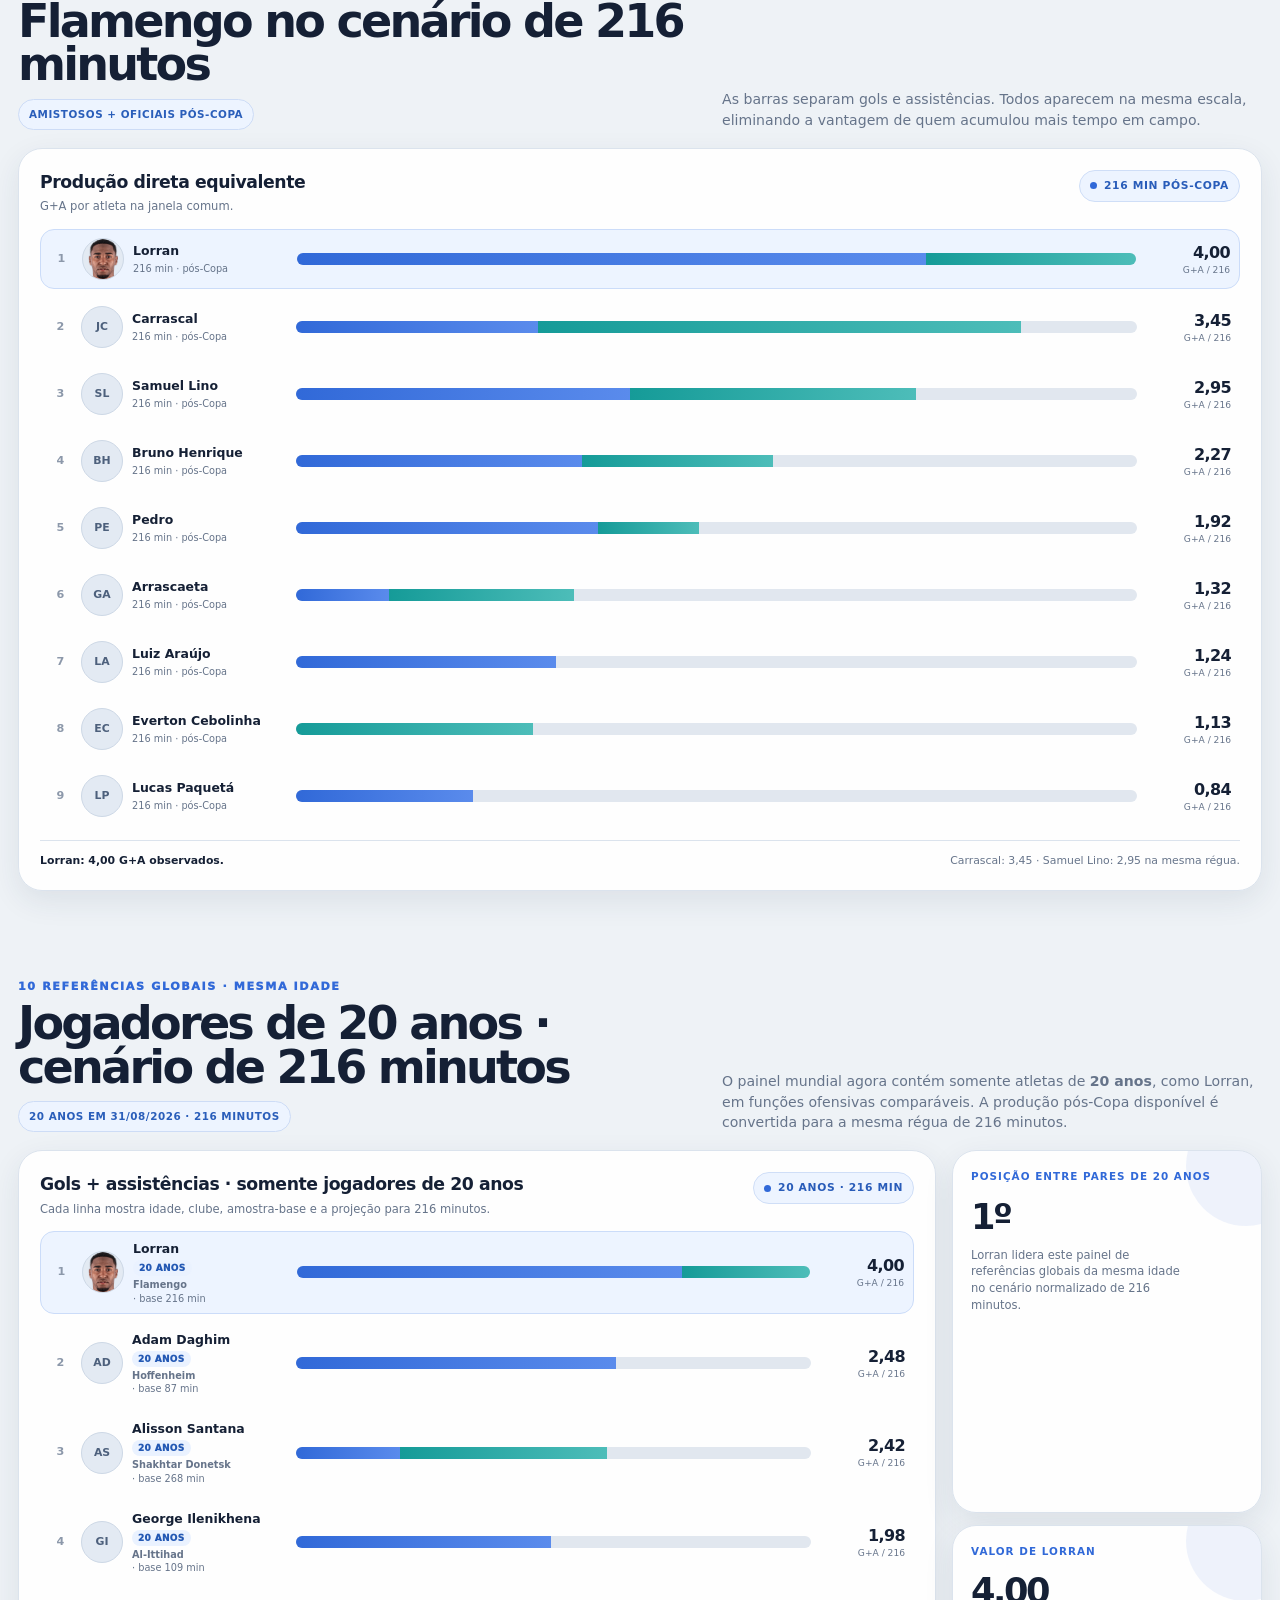
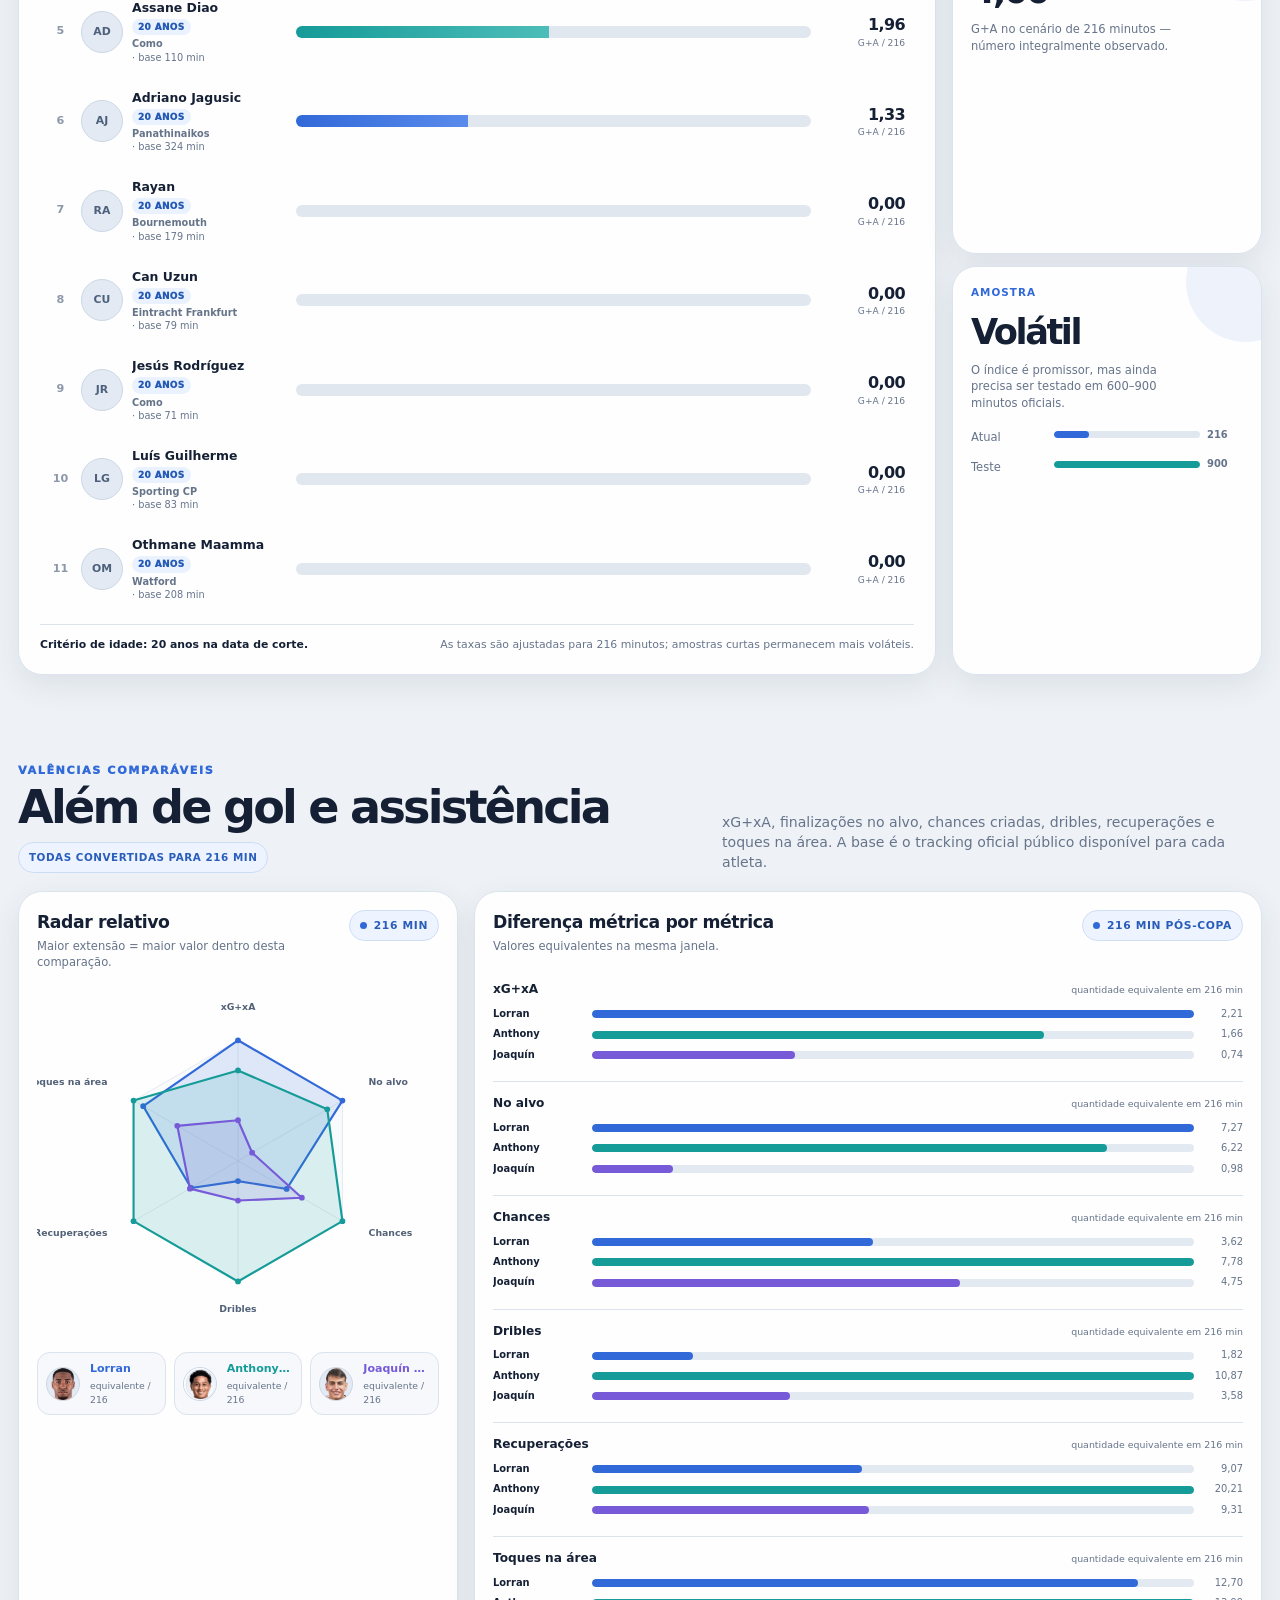
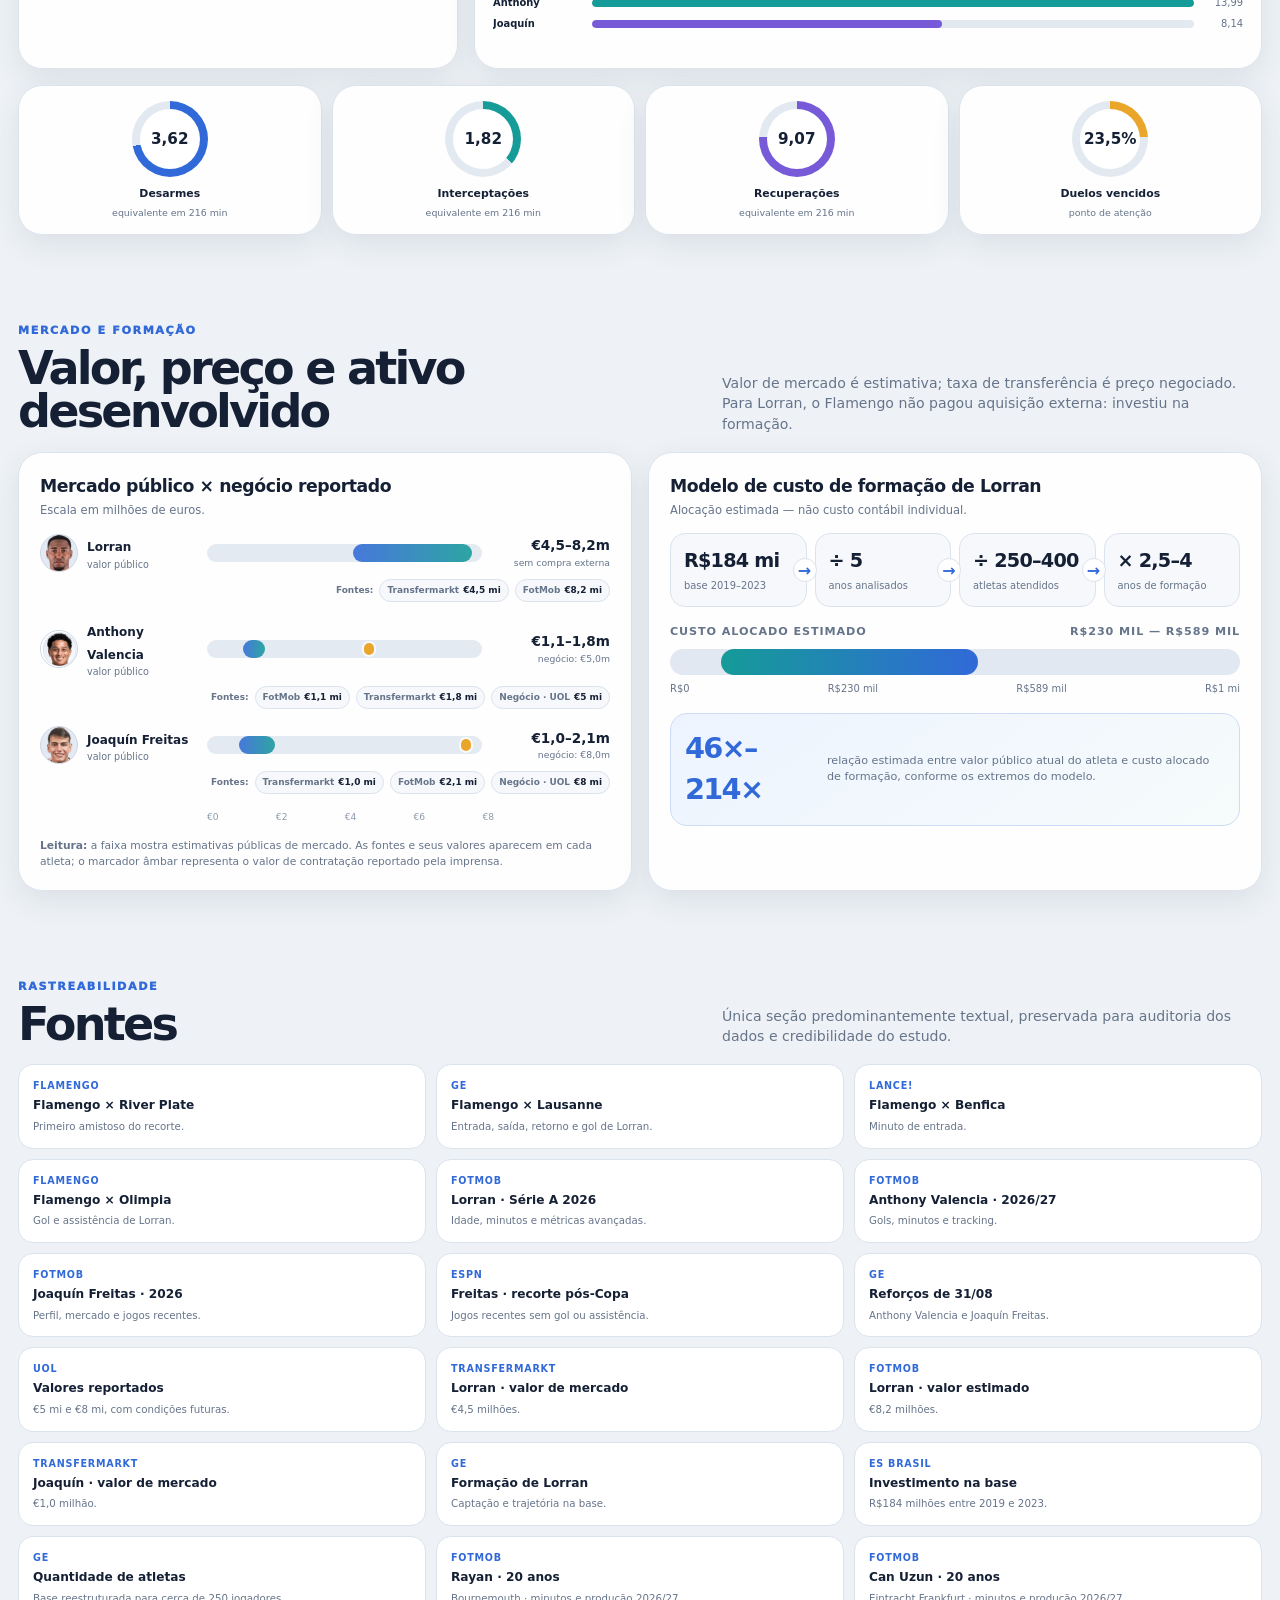
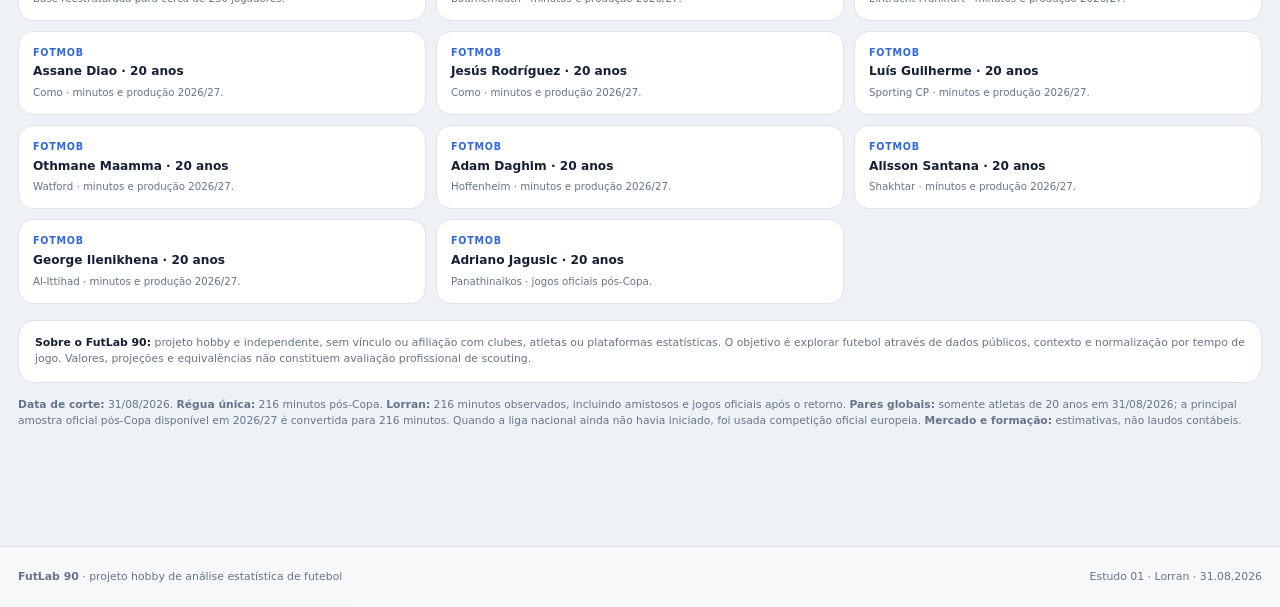
<file: jogadores/lorran/index.html>
<!doctype html>
<html lang="pt-BR">
<head>
  <meta charset="utf-8">
  <meta name="viewport" content="width=device-width,initial-scale=1">
  <meta name="description" content="FutLab 90 — projeto hobby e independente de análise estatística de futebol por tempo de jogo. Estudo 01: Lorran, Flamengo, pós-Copa 2026.">
  <meta name="theme-color" content="#0b1220">
  <title>FutLab 90 — Lorran | Monitoramento Estatístico Pós-Copa</title>
  <meta property="og:title" content="FutLab 90 — Lorran | Monitoramento Estatístico Pós-Copa">
  <meta property="og:description" content="Projeto hobby independente de análise estatística de futebol por tempo de jogo.">
  <meta property="og:type" content="website">
  <link rel="icon" href="/assets/futlab90-mark.svg" type="image/svg+xml">
  <link rel="stylesheet" href="/jogadores/lorran/style-1.css">
  <link rel="stylesheet" href="/jogadores/lorran/style-2.css">
  <link rel="stylesheet" href="/jogadores/lorran/style-3.css">
</head>
<body>
<div id="page"></div>
<script>
(async()=>{
  const base='/jogadores/lorran/';
  const files=['fragment-1.html','fragment-2.html','fragment-3.html','fragment-4.html'];
  const parts=await Promise.all(files.map(f=>fetch(base+f).then(r=>{if(!r.ok)throw new Error(`Falha ao carregar ${f}`);return r.text()})));
  document.getElementById('page').outerHTML=parts.join('');
  const s=document.createElement('script');s.src=base+'app.js';document.body.appendChild(s);
})().catch(err=>{document.getElementById('page').innerHTML='<main style="max-width:800px;margin:80px auto;padding:24px;font-family:system-ui"><h1>FutLab 90</h1><p>Não foi possível carregar o estudo agora.</p></main>';console.error(err)});
</script>
</body>
</html>
</file>
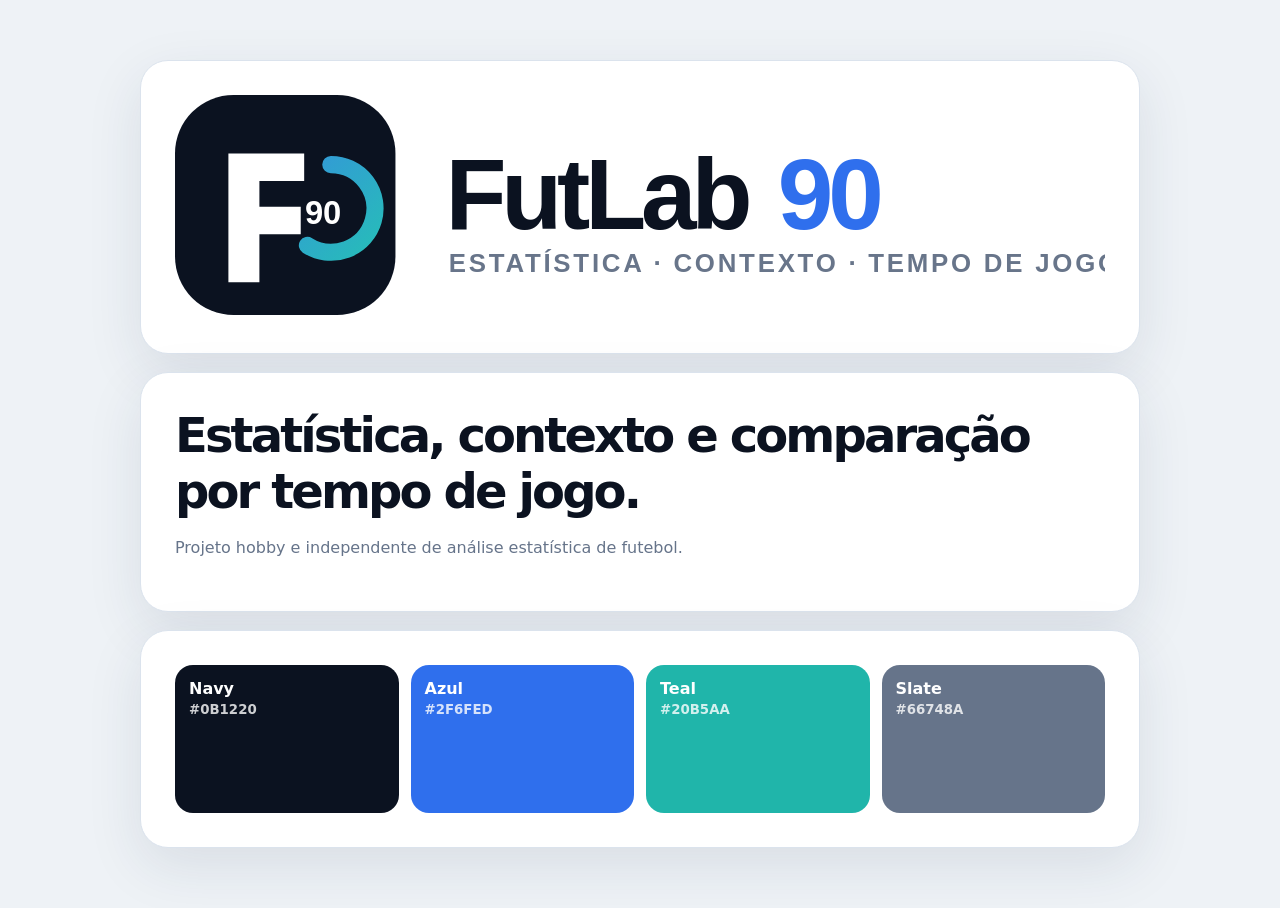
<file: marca.html>
<!doctype html><html lang="pt-BR"><meta charset="utf-8"><meta name="viewport" content="width=device-width"><title>FutLab 90 — Marca</title><style>body{margin:0;background:#eef2f6;color:#0b1220;font-family:Inter,system-ui,sans-serif}main{max-width:1000px;margin:60px auto;padding:0 24px}.card{background:white;border:1px solid #dbe3ed;border-radius:28px;padding:34px;margin:18px 0;box-shadow:0 18px 55px rgba(30,50,80,.1)}img{max-width:100%}h1{font-size:48px;letter-spacing:-.06em;margin:0}p{color:#66748a;line-height:1.6}.swatches{display:grid;grid-template-columns:repeat(4,1fr);gap:12px}.s{height:120px;border-radius:18px;padding:14px;color:white;font-weight:800}small{display:block;opacity:.8;margin-top:4px}</style><main><div class="card"><img src="assets/futlab90-logo.svg" alt="FutLab 90"></div><div class="card"><h1>Estatística, contexto e comparação por tempo de jogo.</h1><p>Projeto hobby e independente de análise estatística de futebol.</p></div><div class="card swatches"><div class="s" style="background:#0B1220">Navy<small>#0B1220</small></div><div class="s" style="background:#2F6FED">Azul<small>#2F6FED</small></div><div class="s" style="background:#20B5AA">Teal<small>#20B5AA</small></div><div class="s" style="background:#66748A">Slate<small>#66748A</small></div></div></main></html>
</file>
<file: jogadores/daniel-thuram/style.css>
:root{--bg:#eef2f6;--card:#fff;--ink:#0b1425;--text:#162238;--muted:#6d7b90;--muted2:#93a0b2;--line:#d8e2ee;--blue:#376fdf;--blue2:#6694ee;--teal:#1ba79e;--teal2:#55c8bf;--amber:#e9a735;--violet:#7259d6;--green:#29a66b;--red:#d65c70;--shadow:0 22px 65px rgba(36,55,85,.10);--max:1440px}*{box-sizing:border-box}html{scroll-behavior:smooth;background:var(--bg)}body{margin:0;background:radial-gradient(circle at 8% 0,rgba(55,111,223,.12),transparent 28rem),radial-gradient(circle at 96% 12%,rgba(27,167,158,.1),transparent 26rem),var(--bg);color:var(--text);font:15px/1.48 Inter,ui-sans-serif,system-ui,-apple-system,BlinkMacSystemFont,"Segoe UI",sans-serif;-webkit-font-smoothing:antialiased}body:before{content:"";position:fixed;inset:0;z-index:-1;pointer-events:none;background-image:linear-gradient(rgba(46,70,104,.027) 1px,transparent 1px),linear-gradient(90deg,rgba(46,70,104,.027) 1px,transparent 1px);background-size:34px 34px;mask-image:linear-gradient(#000,transparent 78%)}a{color:inherit}img{display:block;max-width:100%}.shell{width:min(var(--max),calc(100% - 36px));margin:auto}.top{position:sticky;top:0;z-index:50;background:rgba(248,250,252,.9);backdrop-filter:blur(18px);border-bottom:1px solid rgba(199,211,226,.8)}.topin{height:68px;display:flex;align-items:center;gap:16px}.brand{display:flex;align-items:center;gap:11px;text-decoration:none;margin-right:auto}.brand img{width:39px;height:39px}.brand strong{display:block;font-size:.82rem;letter-spacing:.09em;text-transform:uppercase}.brand span{display:block;color:var(--muted);font-size:.67rem}.nav{display:flex;gap:4px}.nav a{text-decoration:none;color:var(--muted);font-size:.72rem;padding:9px 10px;border-radius:10px}.nav a:hover{background:white;color:var(--ink)}.homebtn{border:1px solid var(--line);background:white;border-radius:12px;padding:9px 12px;text-decoration:none;font-size:.72rem;font-weight:800}.hero{padding:28px 0 22px}.heroGrid{display:grid;grid-template-columns:340px minmax(0,1fr);gap:18px}.card{background:rgba(255,255,255,.95);border:1px solid var(--line);border-radius:25px;box-shadow:var(--shadow)}.profile{padding:20px;min-height:690px;position:relative;overflow:hidden;display:flex;flex-direction:column}.profile:after{content:"";position:absolute;width:330px;height:330px;border-radius:50%;right:-150px;top:-130px;background:radial-gradient(circle,rgba(55,111,223,.19),transparent 65%)}.status{position:relative;z-index:2;display:flex;justify-content:space-between;align-items:center}.pill{display:inline-flex;align-items:center;gap:7px;padding:7px 10px;border-radius:999px;border:1px solid var(--line);background:#f5f8fc;color:#375271;font-size:.63rem;font-weight:900;letter-spacing:.09em;text-transform:uppercase}.pill i{width:7px;height:7px;border-radius:50%;background:var(--green);box-shadow:0 0 0 5px rgba(41,166,107,.12)}.study{font-size:.65rem;color:var(--muted2);font-weight:800}.portrait{width:235px;height:270px;margin:26px auto 18px;border-radius:120px 120px 35px 35px;overflow:hidden;position:relative;background:linear-gradient(145deg,#dce6f2,#c8d6e7);box-shadow:0 22px 46px rgba(37,67,111,.19)}.portrait:before{content:"";position:absolute;inset:0;background:radial-gradient(circle at 50% 80%,rgba(27,167,158,.25),transparent 46%)}.portrait img{position:relative;z-index:2;width:100%;height:100%;object-fit:cover;object-position:center 10%}.age{position:absolute;z-index:3;right:10px;bottom:10px;background:var(--ink);color:#fff;padding:8px 10px;border-radius:12px;font-size:.69rem;font-weight:950}.profileName{text-align:center;position:relative;z-index:2}.profileName small{display:block;color:var(--blue);font-size:.68rem;text-transform:uppercase;letter-spacing:.12em;font-weight:950}.profileName h2{font-size:3.15rem;letter-spacing:-.075em;line-height:.92;margin:5px 0 8px}.profileName p{margin:0;color:var(--muted);font-size:.8rem}.facts{display:grid;grid-template-columns:repeat(3,1fr);gap:8px;margin-top:22px}.fact{background:#f5f8fb;border:1px solid var(--line);border-radius:15px;padding:13px 8px;text-align:center}.fact strong{font-size:1.35rem;display:block;letter-spacing:-.04em}.fact span{display:block;color:var(--muted);font-size:.61rem;margin-top:3px}.profileFoot{margin-top:auto;padding-top:20px}.profileFoot p{margin:0;color:var(--muted);font-size:.7rem}.dashboard{padding:25px;position:relative;min-width:0}.heroHead{display:flex;align-items:flex-start;justify-content:space-between;gap:20px}.eyebrow{display:flex;align-items:center;gap:8px;color:var(--blue);font-weight:950;font-size:.68rem;letter-spacing:.14em;text-transform:uppercase}.eyebrow:before{content:"";width:28px;height:2px;background:var(--blue)}h1{font-size:clamp(2.65rem,5.2vw,5.35rem);line-height:.9;letter-spacing:-.073em;margin:13px 0 12px;max-width:850px}h1 span{color:var(--blue)}.sub{margin:0;color:var(--muted);font-size:1rem;max-width:820px}.ruler{flex:0 0 148px;width:148px;height:148px;border-radius:50%;display:grid;place-items:center;position:relative;background:conic-gradient(var(--blue) 0 14.4%,#e1e8f1 14.4%)}.ruler:before{content:"";position:absolute;inset:12px;border-radius:50%;background:white;box-shadow:inset 0 0 0 1px var(--line)}.ruler div{position:relative;text-align:center}.ruler strong{font-size:2.15rem;display:block;line-height:1;letter-spacing:-.06em}.ruler span{display:block;color:var(--muted);font-size:.61rem;text-transform:uppercase;letter-spacing:.08em;margin-top:5px}.ruler b{display:block;color:var(--blue);font-size:.65rem;margin-top:5px}.kpis{display:grid;grid-template-columns:repeat(5,1fr);gap:9px;margin-top:20px}.kpi{border:1px solid var(--line);background:#f6f8fb;border-radius:17px;padding:14px 12px;min-height:105px}.kpi strong{display:block;font-size:1.9rem;line-height:1;letter-spacing:-.06em}.kpi span{display:block;color:var(--muted);font-size:.69rem;margin-top:7px}.kpi small{display:block;color:var(--muted2);font-size:.59rem;margin-top:4px}.kpi.primary{background:linear-gradient(145deg,var(--blue),#4f82e7);border-color:transparent;color:#fff}.kpi.primary span,.kpi.primary small{color:rgba(255,255,255,.8)}.heroEvidence{margin-top:12px;border:1px solid var(--line);border-radius:19px;background:#fff;padding:16px}.chartHead{display:flex;justify-content:space-between;gap:16px;align-items:flex-start;margin-bottom:13px}.chartHead h3{margin:0;font-size:1.03rem;letter-spacing:-.02em}.chartHead p{margin:4px 0 0;color:var(--muted);font-size:.69rem}.chip{display:inline-flex;align-items:center;gap:6px;padding:7px 9px;border-radius:999px;background:#edf4ff;border:1px solid #cfdef8;color:#2d5fae;font-size:.62rem;font-weight:900;text-transform:uppercase;letter-spacing:.06em;white-space:nowrap}.chip:before{content:"";width:7px;height:7px;border-radius:50%;background:var(--blue)}.signalGrid{display:grid;grid-template-columns:repeat(4,1fr);gap:8px}.signal{padding:12px;border-radius:14px;background:#f5f8fb;border:1px solid var(--line)}.signal b{display:block;font-size:.73rem}.signal span{display:block;color:var(--muted);font-size:.6rem;margin-top:4px}.signal .meter{height:7px;background:#e0e7f0;border-radius:999px;overflow:hidden;margin-top:9px}.signal .meter i{display:block;height:100%;border-radius:inherit;background:linear-gradient(90deg,var(--blue),var(--teal))}section{padding:42px 0;scroll-margin-top:76px}.sectionHead{display:grid;grid-template-columns:minmax(0,1fr) minmax(300px,520px);gap:25px;align-items:end;margin-bottom:18px}.sectionHead small{display:block;color:var(--blue);text-transform:uppercase;font-size:.67rem;letter-spacing:.14em;font-weight:950;margin-bottom:6px}.sectionHead h2{font-size:clamp(2rem,3.6vw,3.55rem);line-height:.95;letter-spacing:-.06em;margin:0}.sectionHead p{margin:0;color:var(--muted);font-size:.84rem}.grid2{display:grid;grid-template-columns:1.05fr .95fr;gap:16px}.chartCard{padding:20px;overflow:hidden}.timeline{display:grid;grid-template-columns:repeat(4,1fr);gap:9px}.match{border:1px solid var(--line);background:#f7f9fc;border-radius:16px;padding:13px;position:relative;overflow:hidden}.match.played{background:linear-gradient(145deg,#edf4ff,#f7fbff);border-color:#cadefa}.match b{display:block;font-size:.77rem}.match span{display:block;color:var(--muted);font-size:.61rem;margin-top:3px}.match strong{display:block;font-size:1.45rem;margin-top:12px;letter-spacing:-.05em;color:var(--blue)}.match i{display:block;height:6px;border-radius:999px;background:#dfe7f0;margin-top:10px;overflow:hidden}.match i:after{content:"";display:block;height:100%;width:0;background:var(--blue)}.match.played i:after{width:14.4%}.coverage{display:grid;grid-template-columns:repeat(2,1fr);gap:10px}.cover{border:1px solid var(--line);border-radius:17px;padding:15px;background:white}.cover .topline{display:flex;justify-content:space-between;gap:10px;align-items:center}.cover b{font-size:.74rem}.cover em{font-style:normal;font-size:.61rem;font-weight:900;color:var(--muted)}.cover strong{display:block;font-size:1.9rem;letter-spacing:-.06em;margin-top:12px}.cover span{display:block;color:var(--muted);font-size:.62rem;margin-top:4px}.cover.nd{background:repeating-linear-gradient(135deg,#fafbfd 0 8px,#f3f6fa 8px 16px)}.cover.nd strong{color:var(--muted2)}.note{margin-top:12px;padding:12px 14px;border-radius:14px;background:#fff8e9;border:1px solid #edd9ab;color:#80601f;font-size:.67rem}.bars{display:grid;gap:10px}.barrow{display:grid;grid-template-columns:175px 1fr 78px;gap:10px;align-items:center}.barcopy b{display:block;font-size:.73rem}.barcopy span{display:block;color:var(--muted);font-size:.58rem;margin-top:2px}.track{height:12px;border-radius:999px;background:#e2e8f0;overflow:hidden}.track i{height:100%;display:block;border-radius:inherit;background:linear-gradient(90deg,var(--blue),var(--blue2))}.value{text-align:right}.value strong{display:block;font-size:.92rem}.value span{font-size:.56rem;color:var(--muted)}.refTable{display:grid;gap:9px}.refRow{display:grid;grid-template-columns:190px 1fr 1fr;gap:10px;align-items:center;padding:11px;border-radius:15px;background:#f7f9fc;border:1px solid var(--line)}.refRow.daniel{background:#fff8e9;border-color:#edd8a5}.refName b{display:block;font-size:.75rem}.refName span{display:block;font-size:.59rem;color:var(--muted)}.miniMetric b{display:block;font-size:.9rem}.miniMetric span{display:block;color:var(--muted);font-size:.56rem}.evidenceGrid{display:grid;grid-template-columns:repeat(4,1fr);gap:10px}.evidence{padding:17px;min-height:205px;position:relative;overflow:hidden}.evidence:after{content:"";position:absolute;width:100px;height:100px;border-radius:50%;right:-42px;top:-42px;background:rgba(55,111,223,.07)}.evidence .num{font-size:2.3rem;font-weight:950;letter-spacing:-.07em}.evidence small{display:block;color:var(--blue);font-size:.61rem;letter-spacing:.1em;text-transform:uppercase;font-weight:900;margin-top:8px}.evidence b{display:block;font-size:.84rem;margin-top:7px}.evidence p{margin:7px 0 0;color:var(--muted);font-size:.65rem}.quote{margin-top:15px;border-left:3px solid var(--teal);padding:12px 15px;background:#f4fbfa;border-radius:0 14px 14px 0;color:#385c5a;font-size:.76rem}.videoGrid{display:grid;grid-template-columns:1fr 1fr;gap:10px}.videoCard{display:flex;gap:13px;align-items:center;padding:15px;text-decoration:none;border:1px solid var(--line);border-radius:17px;background:white}.play{width:48px;height:48px;border-radius:50%;background:linear-gradient(145deg,var(--blue),var(--teal));color:white;display:grid;place-items:center;font-size:1.05rem;flex:0 0 auto}.videoCard b{display:block;font-size:.75rem}.videoCard span{display:block;color:var(--muted);font-size:.6rem;margin-top:3px}.goals{display:grid;grid-template-columns:220px 1fr;gap:18px;align-items:center}.donut{--p:75;width:185px;height:185px;border-radius:50%;display:grid;place-items:center;background:conic-gradient(var(--teal) calc(var(--p)*1%),#e2e8f0 0);position:relative;margin:auto}.donut:before{content:"";position:absolute;inset:17px;background:white;border-radius:50%}.donut div{position:relative;text-align:center}.donut strong{font-size:2.6rem;display:block;line-height:1}.donut span{font-size:.62rem;color:var(--muted)}.checklist{display:grid;gap:9px}.check{display:grid;grid-template-columns:35px 1fr 100px;gap:10px;align-items:center;padding:11px;border:1px solid var(--line);border-radius:14px;background:#f7f9fb}.check i{width:29px;height:29px;border-radius:9px;display:grid;place-items:center;background:#e7eef8;color:var(--blue);font-style:normal;font-weight:950}.check b{font-size:.72rem}.check span{display:block;color:var(--muted);font-size:.58rem}.check em{font-style:normal;text-align:right;color:var(--muted);font-size:.6rem;font-weight:850}.sources{display:grid;grid-template-columns:repeat(3,1fr);gap:9px}.source{padding:13px;border:1px solid var(--line);border-radius:14px;background:white;text-decoration:none;transition:.2s}.source:hover{transform:translateY(-2px);box-shadow:var(--shadow)}.source small{display:block;color:var(--blue);font-size:.58rem;text-transform:uppercase;font-weight:900;letter-spacing:.09em}.source b{display:block;font-size:.72rem;margin-top:3px}.source span{display:block;color:var(--muted);font-size:.59rem;margin-top:4px}.method{margin-top:14px;color:var(--muted);font-size:.66rem}.method b{color:var(--ink)}footer{border-top:1px solid var(--line);padding:22px 0 32px;color:var(--muted);font-size:.65rem}.foot{display:flex;justify-content:space-between;gap:15px}.reveal{opacity:0;transform:translateY(10px);transition:.45s}.reveal.on{opacity:1;transform:none}@media(max-width:1050px){.heroGrid{grid-template-columns:280px 1fr}.profile{min-height:650px}.portrait{width:205px;height:238px}.kpis{grid-template-columns:repeat(3,1fr)}.kpi:nth-child(4),.kpi:nth-child(5){grid-column:span 1}.signalGrid,.evidenceGrid{grid-template-columns:repeat(2,1fr)}}@media(max-width:850px){.nav{display:none}.heroGrid,.grid2{grid-template-columns:1fr}.profile{min-height:auto;display:grid;grid-template-columns:180px 1fr;gap:15px;align-items:center}.status{grid-column:1/-1}.portrait{margin:0;width:165px;height:195px}.profileName{text-align:left}.facts{margin:0}.profileFoot{grid-column:1/-1;padding-top:2px}.sectionHead{grid-template-columns:1fr}.timeline{grid-template-columns:repeat(2,1fr)}.sources{grid-template-columns:repeat(2,1fr)}.goals{grid-template-columns:1fr}.donut{width:160px;height:160px}}@media(max-width:620px){.shell{width:min(100% - 22px,var(--max))}.topin{height:59px}.brand span{display:none}.homebtn{font-size:.65rem;padding:8px 9px}.hero{padding-top:16px}.profile{grid-template-columns:96px 1fr;padding:12px}.portrait{width:92px;height:110px;border-radius:48px 48px 18px 18px}.age{font-size:.52rem;padding:4px 6px;right:4px;bottom:4px}.profileName h2{font-size:2rem}.profileName p{font-size:.64rem}.facts,.profileFoot{display:none}.dashboard{padding:16px}.heroHead{display:block}.ruler{width:82px;height:82px;position:absolute;right:17px;top:112px;flex-basis:82px}.ruler:before{inset:7px}.ruler strong{font-size:1.2rem}.ruler span{font-size:.44rem}.ruler b{font-size:.46rem;margin-top:2px}h1{font-size:2.45rem;padding-right:72px}.sub{font-size:.79rem;padding-right:92px;min-height:94px}.kpis{grid-template-columns:1fr 1fr}.kpi:last-child{grid-column:1/-1}.signalGrid,.evidenceGrid{grid-template-columns:1fr 1fr}.chartHead{display:block}.chip{margin-top:7px}.timeline{grid-template-columns:1fr 1fr}.coverage{grid-template-columns:1fr}.barrow{grid-template-columns:1fr 65px}.barrow .track{grid-column:1/-1;order:3}.refRow{grid-template-columns:1fr 1fr}.refName{grid-column:1/-1}.videoGrid{grid-template-columns:1fr}.sources{grid-template-columns:1fr}.check{grid-template-columns:32px 1fr}.check em{grid-column:2;text-align:left}.foot{display:block}.foot span{display:block;margin-top:5px}.sectionHead h2{font-size:2.25rem}}
</file>
<file: jogadores/lorran/style-1.css>
:root{
      --bg:#eef2f6;
      --surface:#ffffff;
      --surface-2:#f6f8fb;
      --surface-3:#e9eef5;
      --text:#152035;
      --muted:#66748a;
      --muted-2:#8c98aa;
      --line:#dbe3ed;
      --line-strong:#c8d3e1;
      --blue:#3169d8;
      --blue-2:#5a8bec;
      --teal:#159b98;
      --teal-2:#4dbdb9;
      --violet:#765ad8;
      --amber:#e9a62b;
      --green:#24a66a;
      --danger:#d85b70;
      --shadow:0 22px 70px rgba(35,54,82,.12);
      --shadow-sm:0 10px 30px rgba(35,54,82,.09);
      --radius:24px;
      --max:1440px;
    }
    *{box-sizing:border-box}
    html{scroll-behavior:smooth;background:var(--bg)}
    body{margin:0;background:
      radial-gradient(circle at 9% 0%,rgba(49,105,216,.12),transparent 26rem),
      radial-gradient(circle at 95% 11%,rgba(21,155,152,.10),transparent 25rem),
      var(--bg);color:var(--text);font-family:Inter,ui-sans-serif,system-ui,-apple-system,BlinkMacSystemFont,"Segoe UI",sans-serif;line-height:1.45;-webkit-font-smoothing:antialiased}
    body::before{content:"";position:fixed;inset:0;pointer-events:none;z-index:-1;background-image:linear-gradient(rgba(54,76,109,.028) 1px,transparent 1px),linear-gradient(90deg,rgba(54,76,109,.028) 1px,transparent 1px);background-size:32px 32px;mask-image:linear-gradient(to bottom,#000,transparent 78%)}
    a{color:inherit}
    button{font:inherit}
    img{max-width:100%;display:block}
    .shell{width:min(var(--max),calc(100% - 36px));margin:0 auto}
    .topbar{position:sticky;top:0;z-index:50;background:rgba(248,250,252,.86);backdrop-filter:blur(18px);border-bottom:1px solid rgba(190,203,220,.75)}
    .topbar-inner{height:68px;display:flex;align-items:center;gap:22px}
    .brand{display:flex;align-items:center;gap:11px;text-decoration:none;margin-right:auto;min-width:0}
    .brand-mark{width:39px;height:39px;border-radius:12px;display:grid;place-items:center;font-weight:950;letter-spacing:-.06em;background:linear-gradient(145deg,var(--blue),var(--teal));color:#fff;box-shadow:0 10px 25px rgba(49,105,216,.24)}
    .brand-copy strong{display:block;font-size:.87rem;letter-spacing:.08em;text-transform:uppercase}
    .brand-copy span{display:block;color:var(--muted);font-size:.72rem}
    .nav{display:flex;align-items:center;gap:4px}
    .nav a{text-decoration:none;color:var(--muted);font-size:.78rem;padding:9px 10px;border-radius:10px}
    .nav a:hover,.nav a:focus-visible{color:var(--text);background:#fff;outline:none}
    .actions{display:flex;gap:8px}
    .btn{border:1px solid var(--line);background:#fff;color:var(--text);border-radius:12px;padding:9px 12px;cursor:pointer;box-shadow:var(--shadow-sm)}
    .btn:hover,.btn:focus-visible{transform:translateY(-1px);border-color:var(--line-strong);outline:none}
    main{padding-bottom:74px}
    section{padding:44px 0;scroll-margin-top:78px}
    .hero{padding:34px 0 22px}
    .hero-grid{display:grid;grid-template-columns:330px 1fr;gap:18px;align-items:stretch}
    .card{background:rgba(255,255,255,.94);border:1px solid var(--line);border-radius:var(--radius);box-shadow:var(--shadow-sm)}
    .profile-card{padding:20px;display:flex;flex-direction:column;overflow:hidden;position:relative;min-height:740px}
    .profile-card::after{content:"";position:absolute;width:330px;height:330px;border-radius:50%;background:radial-gradient(circle,rgba(49,105,216,.20),rgba(49,105,216,0));right:-130px;top:-110px;pointer-events:none}
    .profile-top{display:flex;justify-content:space-between;align-items:center;gap:8px;position:relative;z-index:2}
    .status{display:inline-flex;align-items:center;gap:7px;font-size:.68rem;font-weight:850;color:#2e4a72;background:#f3f7fc;border:1px solid var(--line);padding:7px 9px;border-radius:999px;text-transform:uppercase;letter-spacing:.08em}
    .status i{width:7px;height:7px;border-radius:50%;background:var(--green);box-shadow:0 0 0 5px rgba(36,166,106,.12)}
    .version{font-size:.68rem;color:var(--muted-2);font-weight:750}
    .portrait-stage{margin:30px auto 22px;width:230px;height:230px;border-radius:50%;display:grid;place-items:center;position:relative;background:conic-gradient(from 205deg,var(--blue),var(--teal),#b9c8dc,var(--blue));box-shadow:0 24px 50px rgba(36,74,135,.18)}
    .portrait-stage::before{content:"";position:absolute;inset:7px;border-radius:50%;background:linear-gradient(145deg,#f9fbfd,#dfe7f1)}
    .portrait-stage::after{content:"";position:absolute;inset:18px;border-radius:50%;border:1px dashed rgba(49,105,216,.36)}
    .portrait-stage img{position:relative;z-index:2;width:178px;height:178px;border-radius:50%;object-fit:cover;filter:contrast(1.02);box-shadow:0 12px 25px rgba(24,44,78,.18)}
    .age-badge{position:absolute;z-index:3;right:-5px;bottom:25px;background:var(--text);color:#fff;padding:8px 11px;border-radius:13px;font-size:.74rem;font-weight:900;box-shadow:var(--shadow-sm)}
    .profile-name{text-align:center;position:relative;z-index:2}
    .profile-name small{display:block;text-transform:uppercase;letter-spacing:.13em;color:var(--blue);font-size:.7rem;font-weight:900;margin-bottom:3px}
    .profile-name h2{font-size:3.15rem;letter-spacing:-.07em;line-height:.95;margin:0}
    .profile-name p{margin:10px 0 0;color:var(--muted);font-size:.86rem}
    .profile-facts{display:grid;grid-template-columns:repeat(3,1fr);gap:8px;margin-top:25px}
    .profile-fact{background:var(--surface-2);border:1px solid var(--line);border-radius:16px;padding:14px 10px;text-align:center}
    .profile-fact strong{display:block;font-size:1.35rem;letter-spacing:-.04em}
    .profile-fact span{display:block;color:var(--muted);font-size:.66rem;margin-top:4px}
    .profile-visual{margin-top:auto;padding-top:22px}
    .mini-title{display:flex;justify-content:space-between;align-items:center;font-size:.7rem;color:var(--muted);font-weight:800;text-transform:uppercase;letter-spacing:.08em;margin-bottom:9px}
    .mini-track{height:10px;border-radius:999px;background:#e4eaf2;overflow:hidden}
    .mini-track i{display:block;height:100%;width:100%;border-radius:inherit;background:linear-gradient(90deg,var(--blue),var(--teal))}
    .profile-note{font-size:.7rem;color:var(--muted-2);margin:12px 0 0}
    .dashboard{padding:26px;min-width:0;position:relative}
    .hero-head{display:flex;justify-content:space-between;gap:22px;align-items:flex-start}
    .eyebrow{display:flex;align-items:center;gap:9px;color:var(--blue);font-size:.72rem;font-weight:950;letter-spacing:.14em;text-transform:uppercase}
    .eyebrow::before{content:"";width:28px;height:2px;background:var(--blue)}
    h1{font-size:clamp(2.7rem,5vw,5.6rem);line-height:.9;letter-spacing:-.073em;margin:15px 0 13px;max-width:820px}
    h1 span{color:var(--blue)}
    .hero-sub{font-size:1.05rem;color:var(--muted);margin:0;max-width:790px}
    .ruler{flex:0 0 auto;display:grid;place-items:center;width:150px;height:150px;border-radius:50%;background:conic-gradient(var(--blue) 0 100%,#e2e8f1 0);position:relative;box-shadow:0 16px 40px rgba(49,105,216,.18)}
    .ruler::before{content:"";position:absolute;inset:12px;background:#fff;border-radius:50%;box-shadow:inset 0 0 0 1px var(--line)}
    .ruler-content{position:relative;text-align:center}
    .ruler-content strong{display:block;font-size:2.15rem;line-height:1;letter-spacing:-.07em}
    .ruler-content span{display:block;color:var(--muted);font-size:.64rem;text-transform:uppercase;letter-spacing:.08em;margin-top:5px}
    .ruler-content b{display:block;color:var(--blue);font-size:.68rem;margin-top:6px}
    .kpi-row{display:grid;grid-template-columns:repeat(5,1fr);gap:10px;margin-top:21px}
    .kpi{background:var(--surface-2);border:1px solid var(--line);border-radius:17px;padding:14px 13px;min-height:102px;position:relative;overflow:hidden}
    .kpi::after{content:"";position:absolute;width:72px;height:72px;border-radius:50%;right:-26px;bottom:-35px;background:rgba(49,105,216,.08)}
    .kpi.primary{background:linear-gradient(145deg,var(--blue),#4f80e4);border-color:transparent;color:#fff;box-shadow:0 14px 32px rgba(49,105,216,.24)}
    .kpi strong{display:block;font-size:2rem;line-height:1;letter-spacing:-.06em}
    .kpi span{display:block;font-size:.72rem;color:var(--muted);margin-top:7px}
    .kpi small{display:block;font-size:.62rem;color:var(--muted-2);margin-top:5px}
    .kpi.primary span,.kpi.primary small{color:rgba(255,255,255,.8)}
    .hero-comparison{margin-top:13px;border:1px solid var(--line);border-radius:20px;padding:16px;background:#fff}
    .chart-head{display:flex;justify-content:space-between;align-items:flex-start;gap:16px;margin-bottom:14px}
    .chart-head h3{margin:0;font-size:1.08rem;letter-spacing:-.025em}
    .chart-head p{margin:3px 0 0;font-size:.72rem;color:var(--muted)}
    .window-chip{display:inline-flex;align-items:center;gap:7px;border-radius:999px;background:#edf4ff;border:1px solid #cfdef7;color:#295cb9;padding:7px 10px;font-size:.67rem;font-weight:900;text-transform:uppercase;letter-spacing:.06em;white-space:nowrap}
    .window-chip::before{content:"";width:7px;height:7px;border-radius:50%;background:var(--blue)}
    .head-rows{display:grid;gap:10px}
    .head-row{display:grid;grid-template-columns:230px 1fr 78px;gap:12px;align-items:center;padding:8px;border-radius:15px;background:var(--surface-2);border:1px solid transparent}
    .head-row.featured{background:#edf4ff;border-color:#c9dafa}
    .person{display:flex;align-items:center;gap:10px;min-width:0}
    .avatar{width:42px;height:42px;border-radius:50%;background:#e3eaf3;border:1px solid #cdd8e6;display:grid;place-items:center;overflow:hidden;flex:0 0 auto;color:#4d607c;font-size:.68rem;font-weight:900}
    .avatar img{width:100%;height:100%;object-fit:cover}
    .person-copy{min-width:0}
    .person-copy strong{display:block;font-size:.82rem;white-space:nowrap;overflow:hidden;text-overflow:ellipsis}
    .person-copy span{display:block;color:var(--muted);font-size:.65rem;margin-top:2px}
    .stack-track{height:13px;border-radius:999px;background:#dfe6ef;overflow:hidden;display:flex}
    .stack-track i{height:100%;display:block}
    .stack-track .goal{background:linear-gradient(90deg,var(--blue),var(--blue-2))}
    .stack-track .assist{background:linear-gradient(90deg,var(--teal),var(--teal-2))}
    .stack-track.normalized{background:repeating-linear-gradient(135deg,#dfe6ef 0 7px,#e9eef5 7px 14px)}
    .head-value{text-align:right}
    .head-value strong{display:block;font-size:1.18rem;letter-spacing:-.04em}
    .head-value span{display:block;color:var(--muted);font-size:.6rem}
    .legend{display:flex;gap:15px;flex-wrap:wrap;margin-top:12px;color:var(--muted);font-size:.65rem}
    .legend span{display:inline-flex;align-items:center;gap:6px}
    .legend i{width:12px;height:7px;border-radius:3px;background:var(--blue)}
    .legend i.a{background:var(--teal)}
    .legend i.n{background:repeating-linear-gradient(135deg,#cbd6e4 0 4px,#eef2f6 4px 8px);border:1px solid #cbd6e4}
    .section-head{display:grid;grid-template-columns:minmax(0,1fr) minmax(300px,540px);gap:28px;align-items:end;margin-bottom:18px}
    .section-kicker{font-size:.7rem;text-transform:uppercase;letter-spacing:.14em;color:var(--blue);font-weight:950;margin-bottom:7px}
    .section-head h2{font-size:clamp(2rem,3.6vw,3.7rem);line-height:.95;letter-spacing:-.06em;margin:0}
    .section-head p{margin:0;color:var(--muted);font-size:.88rem}
    .section-chip{display:inline-flex;margin-top:12px;border:1px solid #cddcf6;background:#edf4ff;color:#2a5eba;border-radius:999px;padding:7px 10px;font-size:.65rem;font-weight:900;letter-spacing:.05em;text-transform:uppercase}
    .visual-grid{display:grid;grid-template-columns:1.2fr .8fr;gap:16px}
    .chart-card{padding:21px;overflow:hidden}
    .timeline-summary{display:grid;grid-template-columns:repeat(3,1fr);gap:10px;margin-bottom:18px}
    .summary-tile{background:var(--surface-2);border:1px solid var(--line);border-radius:15px;padding:13px}
    .summary-tile strong{display:block;font-size:1.45rem;letter-spacing:-.05em}
    .summary-tile span{display:block;color:var(--muted);font-size:.67rem;margin-top:4px}
    .timeline-track{height:76px;border-radius:18px;background:#e3e9f1;overflow:hidden;display:flex;position:relative;border:1px solid var(--line)}
    .time-segment{height:100%;position:relative;display:flex;align-items:flex-end;justify-content:center;padding-bottom:8px;color:#fff;font-weight:900;font-size:.66rem;min-width:12px;border-right:1px solid rgba(255,255,255,.65);background:linear-gradient(155deg,#8ea0b8,#6f819a)}
</file>
<file: jogadores/lorran/style-2.css>
.time-segment.friendly{background:linear-gradient(155deg,#697f9d,#8da1bb)}
    .time-segment.official{background:linear-gradient(155deg,var(--blue),#5c8ce8)}
    .time-segment.has-event{box-shadow:inset 0 0 0 3px rgba(21,155,152,.9)}
    .event-dot{position:absolute;top:8px;left:50%;transform:translateX(-50%);display:flex;gap:3px}
    .event-dot b{display:grid;place-items:center;width:22px;height:22px;border-radius:50%;background:#fff;color:var(--text);font-size:.65rem;box-shadow:0 4px 10px rgba(26,45,74,.18)}
    .timeline-axis{display:flex;justify-content:space-between;color:var(--muted-2);font-size:.62rem;margin-top:7px}
    .game-grid{display:grid;grid-template-columns:repeat(7,1fr);gap:7px;margin-top:14px}
    .game{border:1px solid var(--line);background:#fff;border-radius:13px;padding:10px 8px;min-width:0}
    .game b{display:block;font-size:.72rem;white-space:nowrap;overflow:hidden;text-overflow:ellipsis}
    .game span{display:block;color:var(--muted);font-size:.6rem;margin-top:3px}
    .game strong{display:block;font-size:1rem;margin-top:8px;color:var(--blue)}
    .donut-grid{display:grid;grid-template-columns:1fr 1fr;gap:11px}
    .donut-card{background:#fff;border:1px solid var(--line);border-radius:20px;padding:17px;text-align:center}
    .donut{--p:50;--c:var(--blue);width:122px;height:122px;margin:3px auto 12px;border-radius:50%;display:grid;place-items:center;background:conic-gradient(var(--c) calc(var(--p)*1%),#e4eaf2 0);position:relative}
    .donut::before{content:"";position:absolute;inset:13px;border-radius:50%;background:#fff}
    .donut strong{position:relative;font-size:1.45rem;letter-spacing:-.05em}
    .donut-card b{display:block;font-size:.78rem}
    .donut-card span{display:block;font-size:.64rem;color:var(--muted);margin-top:4px}
    .integrity{grid-column:1/-1;background:linear-gradient(145deg,#fff8e9,#fff);border-color:#edd7a8;text-align:left;display:grid;grid-template-columns:86px 1fr;align-items:center;gap:13px}
    .integrity .donut{width:76px;height:76px;margin:0;--c:var(--amber);background:repeating-conic-gradient(var(--amber) 0 7deg,transparent 7deg 13deg)}
    .integrity .donut::before{inset:10px}
    .integrity .donut strong{font-size:1.05rem}
    .rank-chart{display:grid;gap:9px}
    .rank-row{display:grid;grid-template-columns:235px 1fr 82px;gap:12px;align-items:center;padding:8px 9px;border-radius:14px;transition:.2s;background:transparent}
    .rank-row:hover{background:var(--surface-2)}
    .rank-row.featured{background:#edf4ff;border:1px solid #cbdcf9}
    .rank-person{display:flex;align-items:center;gap:9px;min-width:0}
    .rank-avatar{display:flex;flex:0 0 auto}
    .rank-index{width:23px;color:var(--muted-2);font-size:.7rem;font-weight:850;text-align:center;flex:0 0 auto}
    .coverage-avatar{position:relative;width:42px;height:42px;flex:0 0 auto}
    .coverage-avatar svg{position:absolute;inset:-2px;transform:rotate(-90deg)}
    .coverage-avatar .avatar{position:absolute;inset:3px;width:auto;height:auto;border:0}
    .rank-copy{min-width:0}
    .rank-copy strong{display:block;font-size:.78rem;white-space:nowrap;overflow:hidden;text-overflow:ellipsis}
    .rank-copy span{display:block;color:var(--muted);font-size:.61rem;margin-top:2px}
    .bar-track{height:12px;border-radius:999px;background:#e1e7ef;overflow:hidden;display:flex}
    .bar-track i{display:block;height:100%}
    .bar-track .g{background:linear-gradient(90deg,var(--blue),var(--blue-2))}
    .bar-track .a{background:linear-gradient(90deg,var(--teal),var(--teal-2))}
    .bar-value{text-align:right}
    .bar-value strong{display:block;font-size:1rem;letter-spacing:-.04em}
    .bar-value span{display:block;color:var(--muted);font-size:.57rem}
    .chart-foot{margin-top:15px;padding-top:12px;border-top:1px solid var(--line);display:flex;justify-content:space-between;gap:16px;color:var(--muted);font-size:.68rem}
    .chart-foot b{color:var(--text)}
    .world-layout{display:grid;grid-template-columns:minmax(0,1fr) 310px;gap:16px}
    .world-side{display:grid;gap:12px}
    .visual-insight{padding:18px;position:relative;overflow:hidden}
    .visual-insight::after{content:"";position:absolute;width:120px;height:120px;border-radius:50%;right:-45px;top:-45px;background:rgba(49,105,216,.08)}
    .visual-insight small{display:block;color:var(--blue);font-size:.65rem;font-weight:900;text-transform:uppercase;letter-spacing:.1em}
    .visual-insight strong{display:block;font-size:2.2rem;letter-spacing:-.07em;margin-top:6px}
    .visual-insight span{display:block;color:var(--muted);font-size:.72rem;margin-top:5px;max-width:220px}
    .mini-bars{display:grid;gap:8px;margin-top:12px}
    .mini-bar{display:grid;grid-template-columns:76px 1fr 36px;gap:7px;align-items:center;font-size:.62rem;color:var(--muted)}
    .mini-bar div{height:7px;border-radius:999px;background:#e0e7ef;overflow:hidden}
    .mini-bar i{display:block;height:100%;border-radius:inherit;background:var(--blue)}
    .metric-layout{display:grid;grid-template-columns:440px 1fr;gap:16px}
    .radar-card{padding:18px}
    .radar-card svg{width:100%;height:auto;display:block}
    .player-legend{display:grid;grid-template-columns:repeat(3,1fr);gap:8px;margin-top:8px}
    .player-legend .person{background:var(--surface-2);border:1px solid var(--line);border-radius:13px;padding:8px}
    .player-legend .avatar{width:34px;height:34px}
    .player-legend strong{font-size:.69rem}
    .player-legend span{font-size:.58rem}
    .metric-bars{padding:18px}
    .metric-group{padding:13px 0;border-top:1px solid var(--line)}
    .metric-group:first-of-type{border-top:0}
    .metric-title{display:flex;justify-content:space-between;gap:10px;align-items:center;margin-bottom:8px}
    .metric-title strong{font-size:.76rem}
    .metric-title span{font-size:.59rem;color:var(--muted)}
    .triple{display:grid;grid-template-columns:92px 1fr 42px;gap:7px;align-items:center;margin:6px 0;font-size:.62rem}
    .triple b{white-space:nowrap;overflow:hidden;text-overflow:ellipsis}
    .triple .track{height:8px;border-radius:999px;background:#e3e9f1;overflow:hidden}
    .triple i{display:block;height:100%;border-radius:inherit}
    .triple .lo{background:var(--blue)}
    .triple .av{background:var(--teal)}
    .triple .jf{background:var(--violet)}
    .triple em{font-style:normal;text-align:right;color:var(--muted);font-variant-numeric:tabular-nums}
    .defensive-strip{display:grid;grid-template-columns:repeat(4,1fr);gap:10px;margin-top:16px}
    .def-card{padding:15px;text-align:center}
    .def-ring{--p:50;--c:var(--blue);width:76px;height:76px;border-radius:50%;margin:0 auto 9px;background:conic-gradient(var(--c) calc(var(--p)*1%),#e3e9f1 0);display:grid;place-items:center;position:relative}
    .def-ring::before{content:"";position:absolute;inset:8px;background:#fff;border-radius:50%}
    .def-ring strong{position:relative;font-size:.95rem}
    .def-card b{display:block;font-size:.68rem}
    .def-card span{display:block;color:var(--muted);font-size:.59rem;margin-top:4px}
    .market-layout{display:grid;grid-template-columns:1fr 1fr;gap:16px}
    .market-chart,.formation-chart{padding:21px}
    .range-row{display:grid;grid-template-columns:155px 1fr 116px;gap:12px;align-items:center;margin:15px 0}
    .range-label{display:flex;align-items:center;gap:9px}
    .range-label .avatar{width:38px;height:38px}
    .range-label strong{font-size:.75rem}
    .range-label span{display:block;color:var(--muted);font-size:.6rem}
    .range-track{height:18px;background:#e4eaf2;border-radius:999px;position:relative;overflow:hidden}
    .range-track .market{position:absolute;height:100%;border-radius:999px;background:linear-gradient(90deg,var(--blue),var(--teal));opacity:.88}
    .range-track .fee{position:absolute;top:3px;height:12px;border-radius:999px;background:var(--amber);box-shadow:0 0 0 2px rgba(255,255,255,.75)}
    .range-value{text-align:right;font-size:.69rem}
    .range-value strong{display:block;font-size:.85rem}
    .range-value span{display:block;color:var(--muted);font-size:.58rem}
    .market-sources{grid-column:1/-1;display:flex;align-items:center;justify-content:flex-end;gap:6px;flex-wrap:wrap;margin-top:-5px;padding-bottom:2px;color:var(--muted-2);font-size:.56rem}
    .market-sources b{font-weight:800;color:var(--muted)}
    .market-source{display:inline-flex;align-items:center;gap:4px;text-decoration:none;border:1px solid var(--line);background:var(--surface-2);padding:4px 7px;border-radius:999px;color:var(--muted);font-weight:750;transition:.18s}
    .market-source:hover,.market-source:focus-visible{color:var(--blue);border-color:#bfd0ef;background:#edf4ff;outline:none}
    .market-source em{font-style:normal;color:var(--text);font-weight:900}
    .axis{display:flex;justify-content:space-between;margin:8px 116px 0 167px;color:var(--muted-2);font-size:.57rem}
    .formation-flow{display:grid;grid-template-columns:repeat(4,1fr);gap:8px;align-items:stretch;margin-top:14px}
    .flow-node{background:var(--surface-2);border:1px solid var(--line);border-radius:15px;padding:13px;position:relative}
    .flow-node:not(:last-child)::after{content:"→";position:absolute;right:-11px;top:50%;transform:translateY(-50%);z-index:2;color:var(--blue);font-weight:900;background:#fff;border-radius:50%;width:22px;height:22px;display:grid;place-items:center;border:1px solid var(--line)}
    .flow-node strong{display:block;font-size:1.2rem;letter-spacing:-.04em}
    .flow-node span{display:block;color:var(--muted);font-size:.62rem;margin-top:4px}
    .cost-range{margin-top:17px}
    .cost-track{height:26px;border-radius:999px;background:#e1e8f1;position:relative;overflow:hidden}
    .cost-track i{position:absolute;left:9%;width:45%;height:100%;background:linear-gradient(90deg,var(--teal),var(--blue));border-radius:inherit}
    .cost-labels{display:flex;justify-content:space-between;font-size:.62rem;color:var(--muted);margin-top:7px}
    .roi-box{margin-top:16px;background:linear-gradient(145deg,#edf4ff,#f6fbfb);border:1px solid #ccdcf8;border-radius:17px;padding:14px;display:grid;grid-template-columns:130px 1fr;gap:12px;align-items:center}
    .roi-box strong{font-size:1.8rem;letter-spacing:-.06em;color:var(--blue)}
    .roi-box span{font-size:.7rem;color:var(--muted)}
    .source-grid{display:grid;grid-template-columns:repeat(3,1fr);gap:10px}
    .source-link{text-decoration:none;background:#fff;border:1px solid var(--line);border-radius:15px;padding:14px;display:grid;gap:4px;transition:.2s}
    .source-link:hover,.source-link:focus-visible{transform:translateY(-2px);box-shadow:var(--shadow-sm);border-color:var(--line-strong);outline:none}
    .source-link small{font-size:.6rem;color:var(--blue);font-weight:900;text-transform:uppercase;letter-spacing:.08em}
    .source-link strong{font-size:.76rem}
    .source-link span{font-size:.64rem;color:var(--muted)}
    .footnote{margin:14px 0 0;color:var(--muted);font-size:.67rem}
    footer{border-top:1px solid var(--line);padding:22px 0;color:var(--muted);font-size:.68rem;background:rgba(255,255,255,.42)}
    .footer-inner{display:flex;justify-content:space-between;gap:18px}
    .reveal{opacity:0;transform:translateY(12px);transition:opacity .55s ease,transform .55s ease}
    .reveal.visible{opacity:1;transform:none}

    .age-inline{display:inline-flex;align-items:center;padding:2px 6px;border-radius:999px;background:#eaf2ff;color:#2459b4;font-size:.56rem;font-weight:950;letter-spacing:.04em;text-transform:uppercase;margin-right:3px}
    .rank-copy .peer-meta{white-space:normal;line-height:1.35}
    .peer-club{color:var(--text);font-weight:750}
    .portrait-stage img{background:#e7edf5}

    /* FUTLAB 90 — identidade do projeto */
    :root{--ink:#0b1220;--brand:#2f6fed;--brand2:#20b5aa;--brand-soft:#edf4ff;--night:#0b1220}
    .brand{gap:12px}
    .brand-mark{width:44px;height:44px;border-radius:14px;padding:0;background:var(--night);box-shadow:0 12px 28px rgba(11,18,32,.18);overflow:hidden}
    .brand-mark svg{width:44px;height:44px;display:block}
    .brand-copy strong{font-size:1rem;letter-spacing:-.035em;text-transform:none;line-height:1}
    .brand-copy strong b{color:var(--blue)}
    .brand-copy span{font-size:.65rem;margin-top:4px;letter-spacing:.025em}
    .topbar{background:rgba(248,250,252,.92);border-bottom-color:rgba(198,208,222,.8)}
    .project-home{padding:44px 0 28px;min-height:calc(100vh - 68px);display:flex;align-items:center}
</file>
<file: jogadores/lorran/style-3.css>
.home-grid{display:grid;grid-template-columns:minmax(0,1.08fr) minmax(420px,.92fr);gap:34px;align-items:center}
    .home-copy{padding:28px 0}
    .hobby-pill{display:inline-flex;align-items:center;gap:9px;border:1px solid #cdd8e6;background:rgba(255,255,255,.75);backdrop-filter:blur(10px);border-radius:999px;padding:8px 12px;color:#4c5d75;font-size:.69rem;font-weight:900;letter-spacing:.11em;text-transform:uppercase}
    .hobby-pill::before{content:"";width:8px;height:8px;border-radius:50%;background:linear-gradient(135deg,var(--blue),var(--teal));box-shadow:0 0 0 5px rgba(49,105,216,.09)}
    .hero-wordmark{display:flex;align-items:center;gap:18px;margin:24px 0 18px}
    .hero-logo{width:82px;height:82px;border-radius:25px;background:var(--night);box-shadow:0 24px 55px rgba(11,18,32,.22);overflow:hidden;flex:0 0 auto}
    .hero-logo svg{display:block;width:100%;height:100%}
    .hero-word{font-size:clamp(3.6rem,7vw,6.8rem);line-height:.82;letter-spacing:-.085em;font-weight:950;color:var(--ink)}
    .hero-word b{font-weight:950;color:var(--blue)}
    .home-title{font-size:clamp(2.2rem,4vw,4.15rem);line-height:.94;letter-spacing:-.065em;margin:18px 0 14px;max-width:760px}
    .home-title span{color:var(--blue)}
    .home-lead{font-size:1.05rem;color:var(--muted);max-width:720px;margin:0;line-height:1.65}
    .home-tags{display:flex;gap:8px;flex-wrap:wrap;margin-top:20px}
    .home-tags span{font-size:.67rem;font-weight:850;color:#45566e;background:#fff;border:1px solid var(--line);border-radius:999px;padding:7px 10px}
    .metric-index{margin-top:20px;background:rgba(255,255,255,.78);border:1px solid var(--line);border-radius:20px;padding:14px;box-shadow:0 12px 32px rgba(35,54,82,.06)}
    .metric-index-head{display:flex;align-items:center;justify-content:space-between;gap:12px;margin-bottom:10px}
    .metric-index-head strong{font-size:.78rem;letter-spacing:-.02em}
    .metric-index-head span{font-size:.61rem;color:var(--muted);text-transform:uppercase;letter-spacing:.08em;font-weight:850}
    .metric-index-grid{display:grid;grid-template-columns:repeat(5,1fr);gap:7px}
    .metric-index-item{background:#fff;border:1px solid var(--line);border-radius:13px;padding:10px 9px;min-width:0}
    .metric-index-item b{display:block;color:var(--blue);font-size:.86rem;line-height:1;letter-spacing:-.025em}
    .metric-index-item span{display:block;color:var(--muted);font-size:.58rem;line-height:1.35;margin-top:5px}
    .home-actions{display:flex;gap:10px;flex-wrap:wrap;margin-top:24px}
    .cta-primary,.cta-secondary{display:inline-flex;align-items:center;gap:9px;text-decoration:none;border-radius:14px;padding:12px 16px;font-size:.79rem;font-weight:900;transition:.2s}
    .cta-primary{background:var(--night);color:#fff;box-shadow:0 15px 34px rgba(11,18,32,.18)}
    .cta-primary:hover{transform:translateY(-2px);box-shadow:0 20px 42px rgba(11,18,32,.23)}
    .cta-primary::after{content:"→";font-size:1rem}
    .cta-secondary{background:#fff;border:1px solid var(--line);color:var(--text)}
    .featured-study{position:relative;overflow:hidden;border-radius:32px;background:linear-gradient(150deg,#0d1729 0%,#111e34 58%,#0b2530 100%);color:#fff;box-shadow:0 34px 85px rgba(25,45,75,.22);min-height:610px;padding:28px;border:1px solid rgba(255,255,255,.08)}
    .featured-study::before{content:"";position:absolute;inset:-20%;background:radial-gradient(circle at 80% 14%,rgba(47,111,237,.45),transparent 24%),radial-gradient(circle at 10% 90%,rgba(32,181,170,.3),transparent 25%);pointer-events:none}
    .featured-gridline{position:absolute;inset:0;opacity:.08;background-image:linear-gradient(#fff 1px,transparent 1px),linear-gradient(90deg,#fff 1px,transparent 1px);background-size:32px 32px;mask-image:linear-gradient(to bottom,#000,transparent 85%)}
    .study-top{position:relative;z-index:2;display:flex;justify-content:space-between;align-items:center;gap:12px}
    .study-kicker{font-size:.67rem;letter-spacing:.13em;text-transform:uppercase;font-weight:900;color:#a9c1ed}
    .study-num{font-size:.65rem;font-weight:900;color:#b7c4d8;border:1px solid rgba(255,255,255,.15);border-radius:999px;padding:7px 10px;background:rgba(255,255,255,.06)}
    .athlete-stage{position:relative;z-index:2;height:300px;margin:16px 0 4px;display:flex;align-items:flex-end;justify-content:center}
    .athlete-halo{position:absolute;width:270px;height:270px;border-radius:50%;background:radial-gradient(circle,rgba(73,133,245,.38),rgba(28,51,86,.08) 55%,transparent 70%);bottom:10px}
    .athlete-ring{position:absolute;width:238px;height:238px;border-radius:50%;border:1px dashed rgba(255,255,255,.22);bottom:20px}
    .featured-photo{position:relative;z-index:2;width:230px;height:268px;object-fit:cover;object-position:center 12%;border-radius:118px 118px 34px 34px;filter:saturate(.92) contrast(1.04);box-shadow:0 24px 55px rgba(0,0,0,.3);background:#21304a}
    .athlete-age{position:absolute;z-index:3;right:22px;bottom:54px;padding:9px 11px;border-radius:13px;background:#fff;color:var(--ink);font-size:.7rem;font-weight:950;box-shadow:0 12px 30px rgba(0,0,0,.2)}
    .study-copy{position:relative;z-index:2}
    .study-copy h2{font-size:2.7rem;letter-spacing:-.065em;line-height:.9;margin:0 0 7px}
    .study-copy p{margin:0;color:#aebbd0;font-size:.78rem}
    .study-kpis{position:relative;z-index:2;display:grid;grid-template-columns:repeat(4,1fr);gap:8px;margin-top:20px}
    .study-kpi{background:rgba(255,255,255,.075);border:1px solid rgba(255,255,255,.1);border-radius:15px;padding:12px}
    .study-kpi strong{display:block;font-size:1.55rem;letter-spacing:-.055em}
    .study-kpi span{display:block;font-size:.58rem;color:#a9b7ca;margin-top:4px;text-transform:uppercase;letter-spacing:.055em}
    .study-foot{position:relative;z-index:2;display:flex;align-items:center;justify-content:space-between;gap:12px;margin-top:16px;padding-top:14px;border-top:1px solid rgba(255,255,255,.11);color:#9aabc1;font-size:.65rem}
    .study-foot b{color:#fff}
    .project-manifesto{padding:18px 0 8px}
    .manifesto-card{display:grid;grid-template-columns:1.15fr repeat(3,.62fr);gap:12px;padding:14px;background:rgba(255,255,255,.72);border:1px solid var(--line);border-radius:22px;box-shadow:var(--shadow-sm)}
    .manifesto-intro{padding:10px 12px}
    .manifesto-intro small{display:block;color:var(--blue);font-size:.62rem;font-weight:950;letter-spacing:.12em;text-transform:uppercase}
    .manifesto-intro strong{display:block;font-size:1.15rem;letter-spacing:-.035em;margin-top:4px}
    .manifesto-point{border-left:1px solid var(--line);padding:10px 14px}
    .manifesto-point strong{display:block;font-size:.83rem}
    .manifesto-point span{display:block;color:var(--muted);font-size:.66rem;margin-top:4px}
    .athlete-home-anchor{scroll-margin-top:82px}
    .analysis-breadcrumb{display:flex;align-items:center;gap:7px;color:var(--muted);font-size:.67rem;font-weight:800;margin-bottom:14px}
    .analysis-breadcrumb b{color:var(--blue)}
    .analysis-breadcrumb i{font-style:normal;color:#a5b1c1}
    .profile-card .version{font-weight:900;letter-spacing:.06em;text-transform:uppercase}
    .project-disclaimer{margin-top:16px;padding:14px 16px;border:1px solid var(--line);border-radius:16px;background:#fff;color:var(--muted);font-size:.68rem;line-height:1.55}
    .project-disclaimer b{color:var(--text)}

    @media (max-width:1180px){
      .hero-grid{grid-template-columns:280px 1fr}.profile-card{min-height:700px}.portrait-stage{width:200px;height:200px}.portrait-stage img{width:154px;height:154px}.kpi-row{grid-template-columns:repeat(5,1fr)}.head-row{grid-template-columns:205px 1fr 68px}.metric-layout{grid-template-columns:380px 1fr}.nav{display:none}
    }
    @media (max-width:900px){
      .shell{width:min(100% - 24px,var(--max))}.hero-grid,.visual-grid,.world-layout,.metric-layout,.market-layout{grid-template-columns:1fr}.profile-card{min-height:auto;display:grid;grid-template-columns:180px 1fr;gap:18px;align-items:center}.profile-top{grid-column:1/-1}.portrait-stage{width:160px;height:160px;margin:8px auto}.portrait-stage img{width:122px;height:122px}.profile-name{text-align:left}.profile-facts{margin-top:15px}.profile-visual{grid-column:1/-1;padding-top:4px}.hero-head{display:grid;grid-template-columns:1fr 130px}.ruler{width:130px;height:130px}.kpi-row{grid-template-columns:repeat(5,1fr)}.section-head{grid-template-columns:1fr}.game-grid{grid-template-columns:repeat(4,1fr)}.defensive-strip{grid-template-columns:repeat(2,1fr)}.source-grid{grid-template-columns:repeat(2,1fr)}
    }
    @media (max-width:680px){
      .topbar-inner{height:60px}.brand-copy strong{font-size:.75rem}.brand-copy span{font-size:.62rem}.actions .btn:first-child{display:none}.hero{padding-top:18px}.profile-card{grid-template-columns:118px 1fr;padding:15px}.portrait-stage{width:112px;height:112px;margin:0}.portrait-stage img{width:86px;height:86px}.age-badge{right:-8px;bottom:8px;padding:5px 7px;font-size:.6rem}.profile-name h2{font-size:2.1rem}.profile-name p{font-size:.7rem}.profile-facts{grid-column:1/-1}.dashboard{padding:17px}.hero-head{display:block}.ruler{width:84px;height:84px;position:absolute;right:20px;top:118px}.ruler::before{inset:8px}.ruler-content strong{font-size:1.25rem}.ruler-content span{font-size:.45rem}.ruler-content b{font-size:.48rem;margin-top:3px}h1{font-size:2.55rem;padding-right:76px}.hero-sub{font-size:.82rem;padding-right:96px;min-height:112px}.kpi-row{grid-template-columns:repeat(2,1fr)}.kpi:last-child{grid-column:1/-1}.head-row{grid-template-columns:1fr 62px}.head-row .stack-track{grid-column:1/-1;order:3}.chart-head{display:block}.window-chip{margin-top:8px}.section-head h2{font-size:2.3rem}.timeline-summary{grid-template-columns:1fr}.game-grid{grid-template-columns:repeat(2,1fr)}.donut-grid{grid-template-columns:1fr 1fr}.rank-row{grid-template-columns:minmax(0,1fr) 60px;gap:8px}.rank-row .bar-track{grid-column:1/-1;order:3}.rank-index{display:none}.rank-person{min-width:0}.chart-foot{display:block}.chart-foot span{display:block;margin-top:5px}.player-legend{grid-template-columns:1fr}.defensive-strip{grid-template-columns:repeat(2,1fr)}.range-row{grid-template-columns:1fr 76px}.range-row .range-track{grid-column:1/-1;order:3}.axis{display:none}.formation-flow{grid-template-columns:1fr 1fr}.flow-node:nth-child(2)::after{display:none}.source-grid{grid-template-columns:1fr}.footer-inner{display:block}.footer-inner span{display:block;margin-top:5px}.world-side{grid-template-columns:1fr 1fr}.visual-insight:last-child{grid-column:1/-1}.metric-layout{gap:10px}.triple{grid-template-columns:76px 1fr 39px}
    }

    @media (max-width:680px){
      .profile-card{grid-template-columns:92px 1fr;gap:10px;padding:12px;min-height:0}
      .profile-top{margin-bottom:-2px}
      .portrait-stage{width:88px;height:88px;margin:0}
      .portrait-stage img{width:68px;height:68px}
      .age-badge{right:-4px;bottom:3px;padding:4px 6px;font-size:.56rem}
      .profile-name small{font-size:.63rem}
      .profile-name h2{font-size:1.9rem;margin-top:2px}
      .profile-name p{font-size:.67rem;margin-top:4px}
      .profile-facts,.profile-visual{display:none}
    }

    @media (max-width:1000px){
      .project-home{min-height:auto}.home-grid{grid-template-columns:1fr}.home-copy{padding-bottom:0}.featured-study{min-height:560px}.manifesto-card{grid-template-columns:1fr 1fr}.manifesto-intro{grid-column:1/-1}.manifesto-point{border-left:0;border-top:1px solid var(--line)}
    }
    @media (max-width:680px){
      .project-home{padding-top:24px}.home-grid{gap:18px}.home-copy{padding:12px 2px}.hero-wordmark{gap:11px;margin:18px 0 13px}.hero-logo{width:58px;height:58px;border-radius:18px}.hero-word{font-size:3.45rem}.home-title{font-size:2.45rem;margin-top:16px}.home-lead{font-size:.86rem}.metric-index-grid{grid-template-columns:repeat(2,1fr)}.metric-index-item:last-child{grid-column:1/-1}.featured-study{min-height:510px;padding:20px;border-radius:24px}.athlete-stage{height:245px}.featured-photo{width:185px;height:220px}.athlete-halo{width:220px;height:220px}.athlete-ring{width:198px;height:198px}.athlete-age{right:8px;bottom:42px}.study-copy h2{font-size:2.2rem}.study-kpis{grid-template-columns:repeat(2,1fr)}.study-foot{align-items:flex-start;flex-direction:column}.manifesto-card{grid-template-columns:1fr}.manifesto-intro{grid-column:auto}.brand-copy span{display:none}.brand-mark{width:40px;height:40px}.brand-mark svg{width:40px;height:40px}
    }

    @media print{.topbar,.actions{display:none!important}body{background:#fff}.reveal{opacity:1;transform:none}.card{box-shadow:none}section{break-inside:avoid}.hero{padding-top:0}}
</file>
